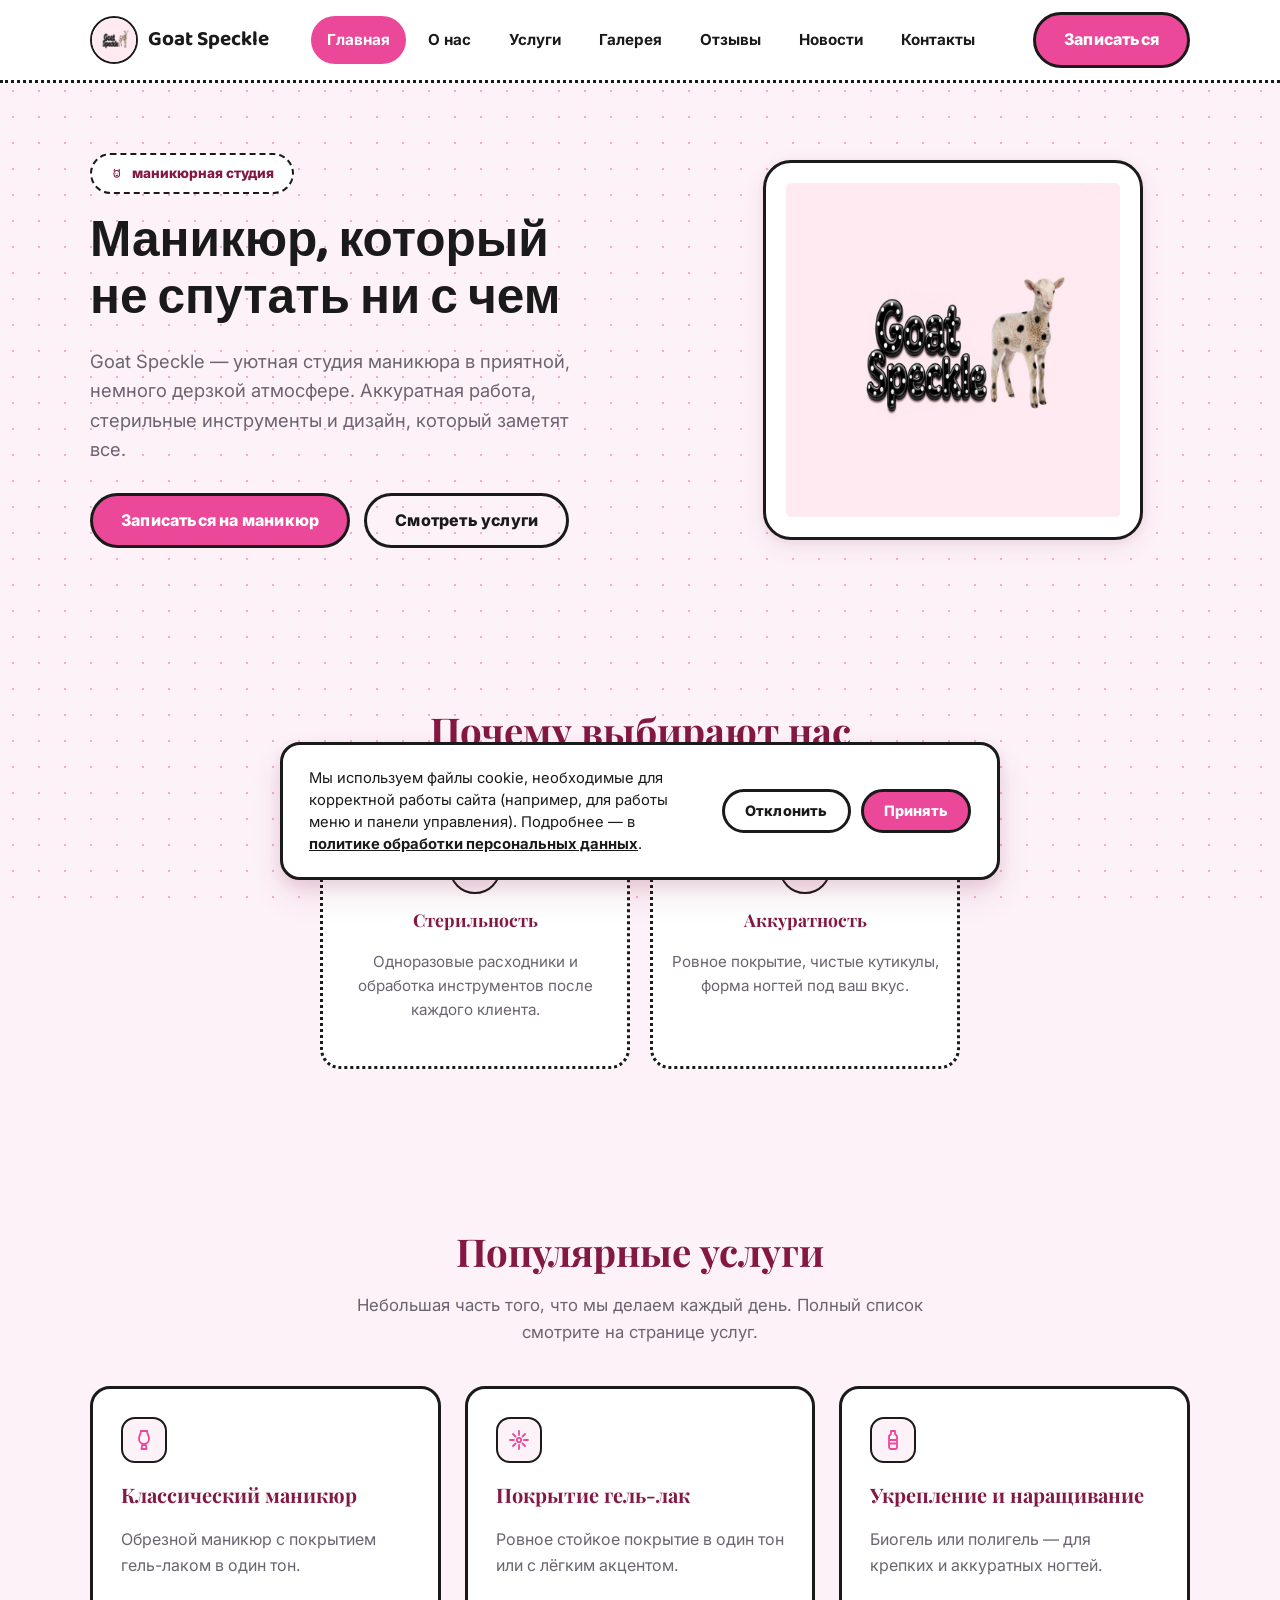
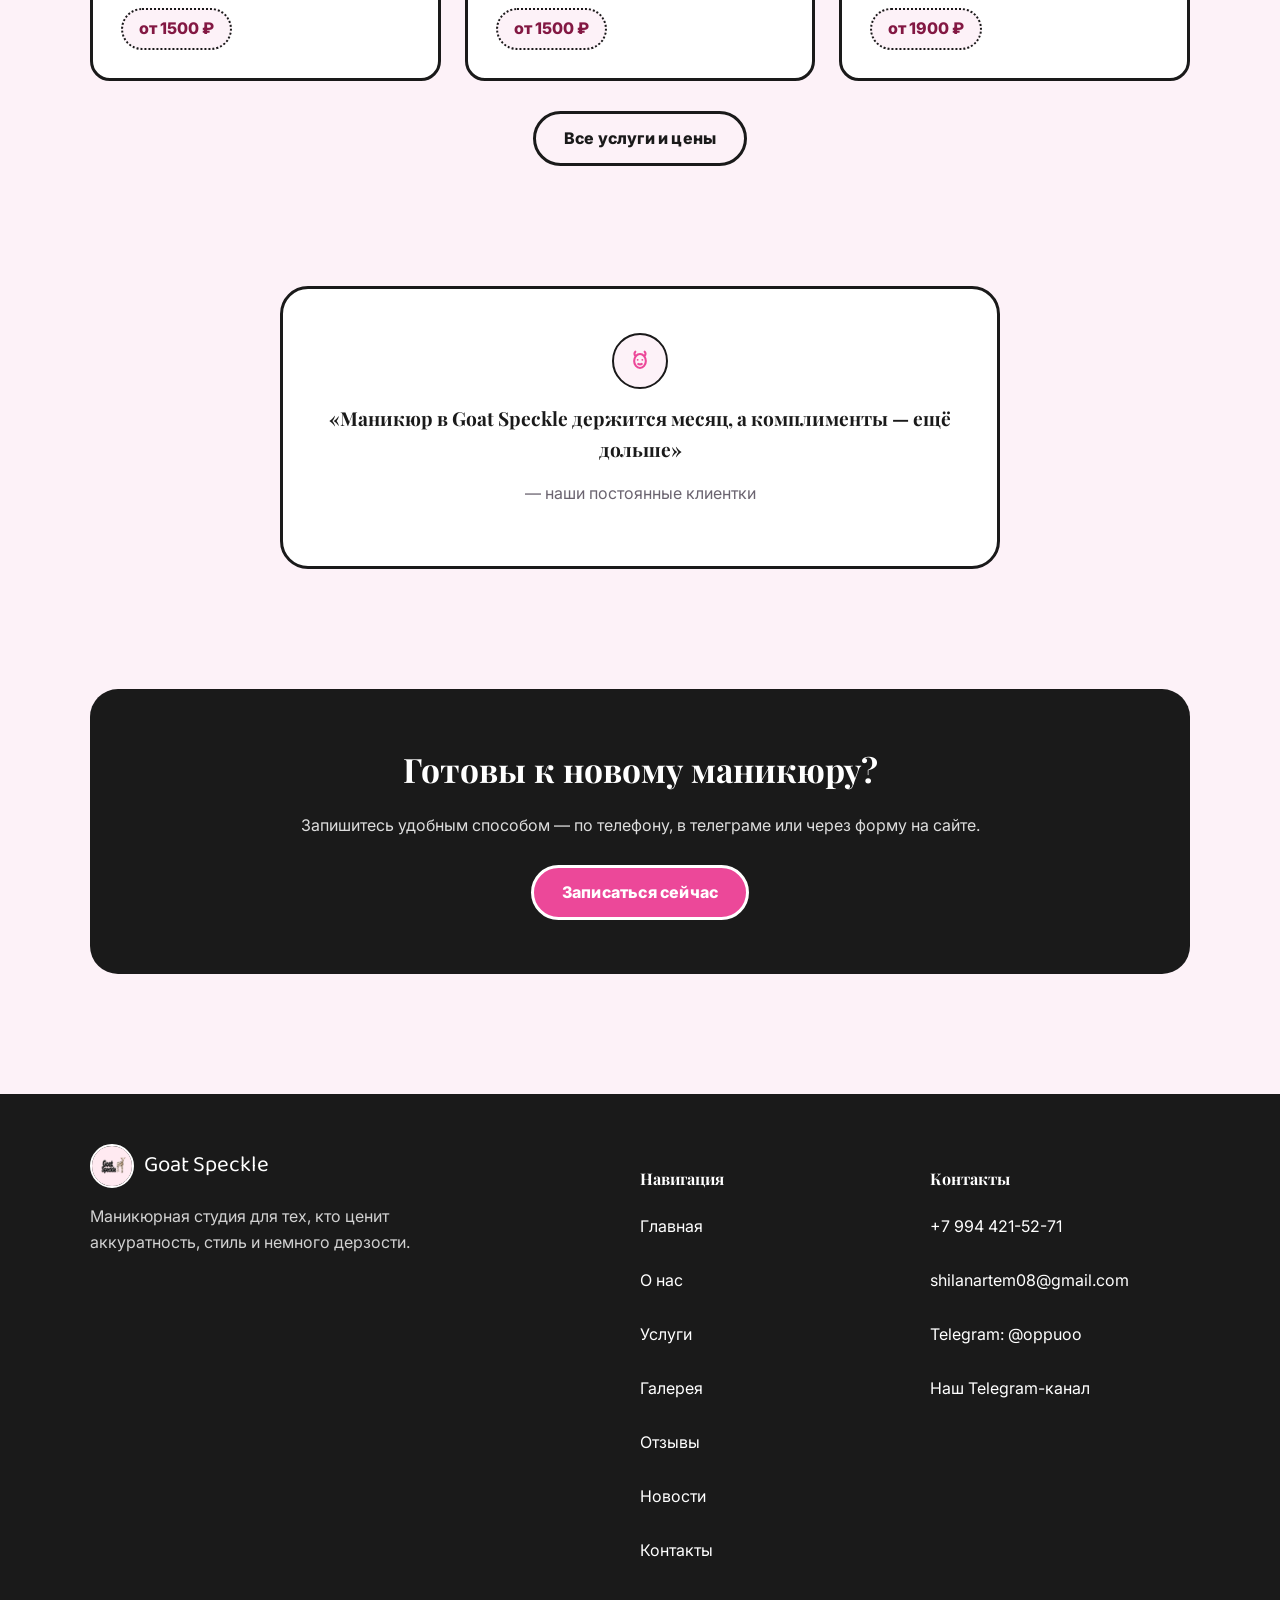
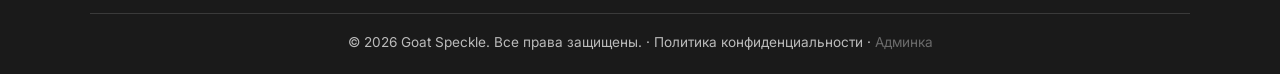
<file: index.html>
<!DOCTYPE html>
<html lang="ru">
<head>
<meta charset="UTF-8">
<meta name="viewport" content="width=device-width, initial-scale=1.0">
<title>Goat Speckle — маникюрная студия</title>
<meta name="description" content="Goat Speckle — уютная маникюрная студия. Классический и аппаратный маникюр, покрытие гель-лак, укрепление и наращивание ногтей. Запись онлайн и по телефону.">
<link rel="icon" type="image/png" href="images/favicon-256.png">
<link rel="preconnect" href="https://fonts.googleapis.com">
<link href="https://fonts.googleapis.com/css2?family=Baloo+2:wght@600;700;800&family=Playfair+Display:wght@600;700&family=Inter:wght@400;500;600;700;800&display=swap" rel="stylesheet">
<link rel="stylesheet" href="css/style.css">
</head>
<body>

<a href="#main-content" class="skip-link">Перейти к содержимому</a>

<header class="site-header">
  <div class="header-inner container">
    <a href="index.html" class="logo">
      <img src="images/logo-nav.jpg" alt="Goat Speckle logo">
      Goat Speckle
    </a>
    <button class="nav-toggle" aria-label="Открыть меню" aria-expanded="false" aria-controls="main-nav">
      <span></span><span></span><span></span>
    </button>
    <nav class="main-nav" id="main-nav" aria-label="Основная навигация">
      <a href="index.html">Главная</a>
      <a href="about.html">О нас</a>
      <a href="services.html">Услуги</a>
      <a href="gallery.html">Галерея</a>
      <a href="reviews.html">Отзывы</a>
      <a href="news.html">Новости</a>
      <a href="contacts.html">Контакты</a>
    </nav>
    <a href="contacts.html" class="btn btn-primary header-cta">Записаться</a>
  </div>
</header>

<main id="main-content">

  <!-- HERO -->
  <section class="hero">
    <div class="container hero-inner">
      <div class="hero-text">
        <span class="eyebrow"><svg class="icon-svg" viewBox="0 0 24 24" aria-hidden="true"><path d="M8 4c-1 1-1 2.5 0 3.5M16 4c1 1 1 2.5 0 3.5"/><ellipse cx="12" cy="12" rx="5" ry="6"/><circle cx="10" cy="11" r=".8" fill="currentColor" stroke="none"/><circle cx="14" cy="11" r=".8" fill="currentColor" stroke="none"/><path d="M10.5 14.5c.5.5 2.5.5 3 0"/></svg> маникюрная студия</span>
        <h1>Маникюр, который<br>не спутать ни с чем</h1>
        <p>Goat Speckle — уютная студия маникюра в приятной, немного дерзкой атмосфере. Аккуратная работа, стерильные инструменты и дизайн, который заметят все.</p>
        <div class="hero-actions">
          <a href="contacts.html" class="btn btn-primary">Записаться на маникюр</a>
          <a href="services.html" class="btn btn-outline">Смотреть услуги</a>
        </div>
      </div>
      <div class="hero-image">
        <img src="images/logo-hero.jpg" alt="Goat Speckle">
      </div>
    </div>
  </section>

  <!-- FEATURES -->
  <section>
    <div class="container">
      <h2 class="section-title">Почему выбирают нас</h2>
      <div class="dot-divider"><span></span><span></span><span></span></div>
      <div class="features">
        <div class="feature">
          <div class="icon"><svg class="icon-svg" viewBox="0 0 24 24"><path d="M4 14c0-2.5 2-4 4-4h8c2 0 4 1.5 4 4v3a3 3 0 0 1-3 3H7a3 3 0 0 1-3-3v-3Z"/><path d="M8 10V7a4 4 0 0 1 8 0v3"/><path d="M9 17.5h.01M12 17.5h.01M15 17.5h.01"/></svg></div>
          <h3>Стерильность</h3>
          <p>Одноразовые расходники и обработка инструментов после каждого клиента.</p>
        </div>
        <div class="feature">
          <div class="icon"><svg class="icon-svg" viewBox="0 0 24 24"><path d="M9 3c0 3-2 4-2 8a5 5 0 0 0 10 0c0-4-2-5-2-8"/><path d="M9 3h6"/><path d="M9.5 21h5l-.7-4h-3.6l-.7 4Z"/></svg></div>
          <h3>Аккуратность</h3>
          <p>Ровное покрытие, чистые кутикулы, форма ногтей под ваш вкус.</p>
        </div>
      </div>
    </div>
  </section>

  <!-- POPULAR SERVICES -->
  <section>
    <div class="container">
      <h2 class="section-title">Популярные услуги</h2>
      <p class="section-subtitle">Небольшая часть того, что мы делаем каждый день. Полный список смотрите на странице услуг.</p>
      <div class="grid grid-3">
        <div class="card">
          <div class="icon"><svg class="icon-svg" viewBox="0 0 24 24"><path d="M9 3c0 3-2 4-2 8a5 5 0 0 0 10 0c0-4-2-5-2-8"/><path d="M9 3h6"/><path d="M9.5 21h5l-.7-4h-3.6l-.7 4Z"/></svg></div>
          <h3>Классический маникюр</h3>
          <p>Обрезной маникюр с покрытием гель-лаком в один тон.</p>
          <span class="price">от 1500 ₽</span>
        </div>
        <div class="card">
          <div class="icon"><svg class="icon-svg" viewBox="0 0 24 24"><path d="M12 3v4M12 17v4M3 12h4M17 12h4M6 6l2.5 2.5M15.5 15.5 18 18M18 6l-2.5 2.5M8.5 15.5 6 18"/><circle cx="12" cy="12" r="2.2"/></svg></div>
          <h3>Покрытие гель-лак</h3>
          <p>Ровное стойкое покрытие в один тон или с лёгким акцентом.</p>
          <span class="price">от 1500 ₽</span>
        </div>
        <div class="card">
          <div class="icon"><svg class="icon-svg" viewBox="0 0 24 24"><path d="M10 3h4v3l2 2v11a2 2 0 0 1-2 2h-4a2 2 0 0 1-2-2V8l2-2V3Z"/><path d="M9 12h6M9 15.5h6"/></svg></div>
          <h3>Укрепление и наращивание</h3>
          <p>Биогель или полигель — для крепких и аккуратных ногтей.</p>
          <span class="price">от 1900 ₽</span>
        </div>
      </div>
      <div style="text-align:center; margin-top: 30px;">
        <a href="services.html" class="btn btn-outline">Все услуги и цены</a>
      </div>
    </div>
  </section>

  <!-- QUOTE -->
  <section>
    <div class="container">
      <div class="quote-block">
        <div class="goat"><svg class="icon-svg" viewBox="0 0 24 24"><path d="M8 4c-1 1-1 2.5 0 3.5M16 4c1 1 1 2.5 0 3.5"/><ellipse cx="12" cy="12" rx="5" ry="6"/><circle cx="10" cy="11" r=".8" fill="currentColor" stroke="none"/><circle cx="14" cy="11" r=".8" fill="currentColor" stroke="none"/><path d="M10.5 14.5c.5.5 2.5.5 3 0"/></svg></div>
        <p style="font-size:1.2rem; font-weight:700; margin: 10px 0 6px;">«Маникюр в Goat Speckle держится месяц, а комплименты — ещё дольше»</p>
        <p style="color: var(--color-muted);">— наши постоянные клиентки</p>
      </div>
    </div>
  </section>

  <!-- CTA -->
  <section>
    <div class="container">
      <div class="cta-banner">
        <h2>Готовы к новому маникюру?</h2>
        <p>Запишитесь удобным способом — по телефону, в телеграме или через форму на сайте.</p>
        <a href="contacts.html" class="btn btn-primary">Записаться сейчас</a>
      </div>
    </div>
  </section>

</main>

<footer class="site-footer">
  <div class="container">
    <div class="footer-grid">
      <div>
        <div class="footer-logo">
          <img src="images/logo-nav.jpg" alt="Goat Speckle">
          Goat Speckle
        </div>
        <p style="opacity:0.8; max-width: 320px;">Маникюрная студия для тех, кто ценит аккуратность, стиль и немного дерзости.</p>
      </div>
      <div>
        <h4>Навигация</h4>
        <ul>
          <li><a href="index.html">Главная</a></li>
          <li><a href="about.html">О нас</a></li>
          <li><a href="services.html">Услуги</a></li>
          <li><a href="gallery.html">Галерея</a></li>
          <li><a href="reviews.html">Отзывы</a></li>
          <li><a href="news.html">Новости</a></li>
          <li><a href="contacts.html">Контакты</a></li>
        </ul>
      </div>
      <div>
        <h4>Контакты</h4>
        <ul>
          <li><a href="tel:+79944215271">+7 994 421-52-71</a></li>
          <li><a href="mailto:shilanartem08@gmail.com">shilanartem08@gmail.com</a></li>
          <li><a href="https://t.me/oppuoo" target="_blank" rel="noopener">Telegram: @oppuoo</a></li>
          <li><a href="https://t.me/+oBoILEmNnMFiZjgy" target="_blank" rel="noopener">Наш Telegram-канал</a></li>
        </ul>
      </div>
    </div>
    <div class="footer-bottom">
      © <span id="year"></span> Goat Speckle. Все права защищены. ·
      <a href="privacy-policy.html">Политика конфиденциальности</a> ·
      <a href="admin/login.html" style="opacity:0.5;">Админка</a>
    </div>
  </div>
</footer>

<script src="js/script.js"></script>
<script src="js/cookie-consent.js"></script>
<script>document.getElementById("year").textContent = new Date().getFullYear();</script>
</body>
</html>
</file>
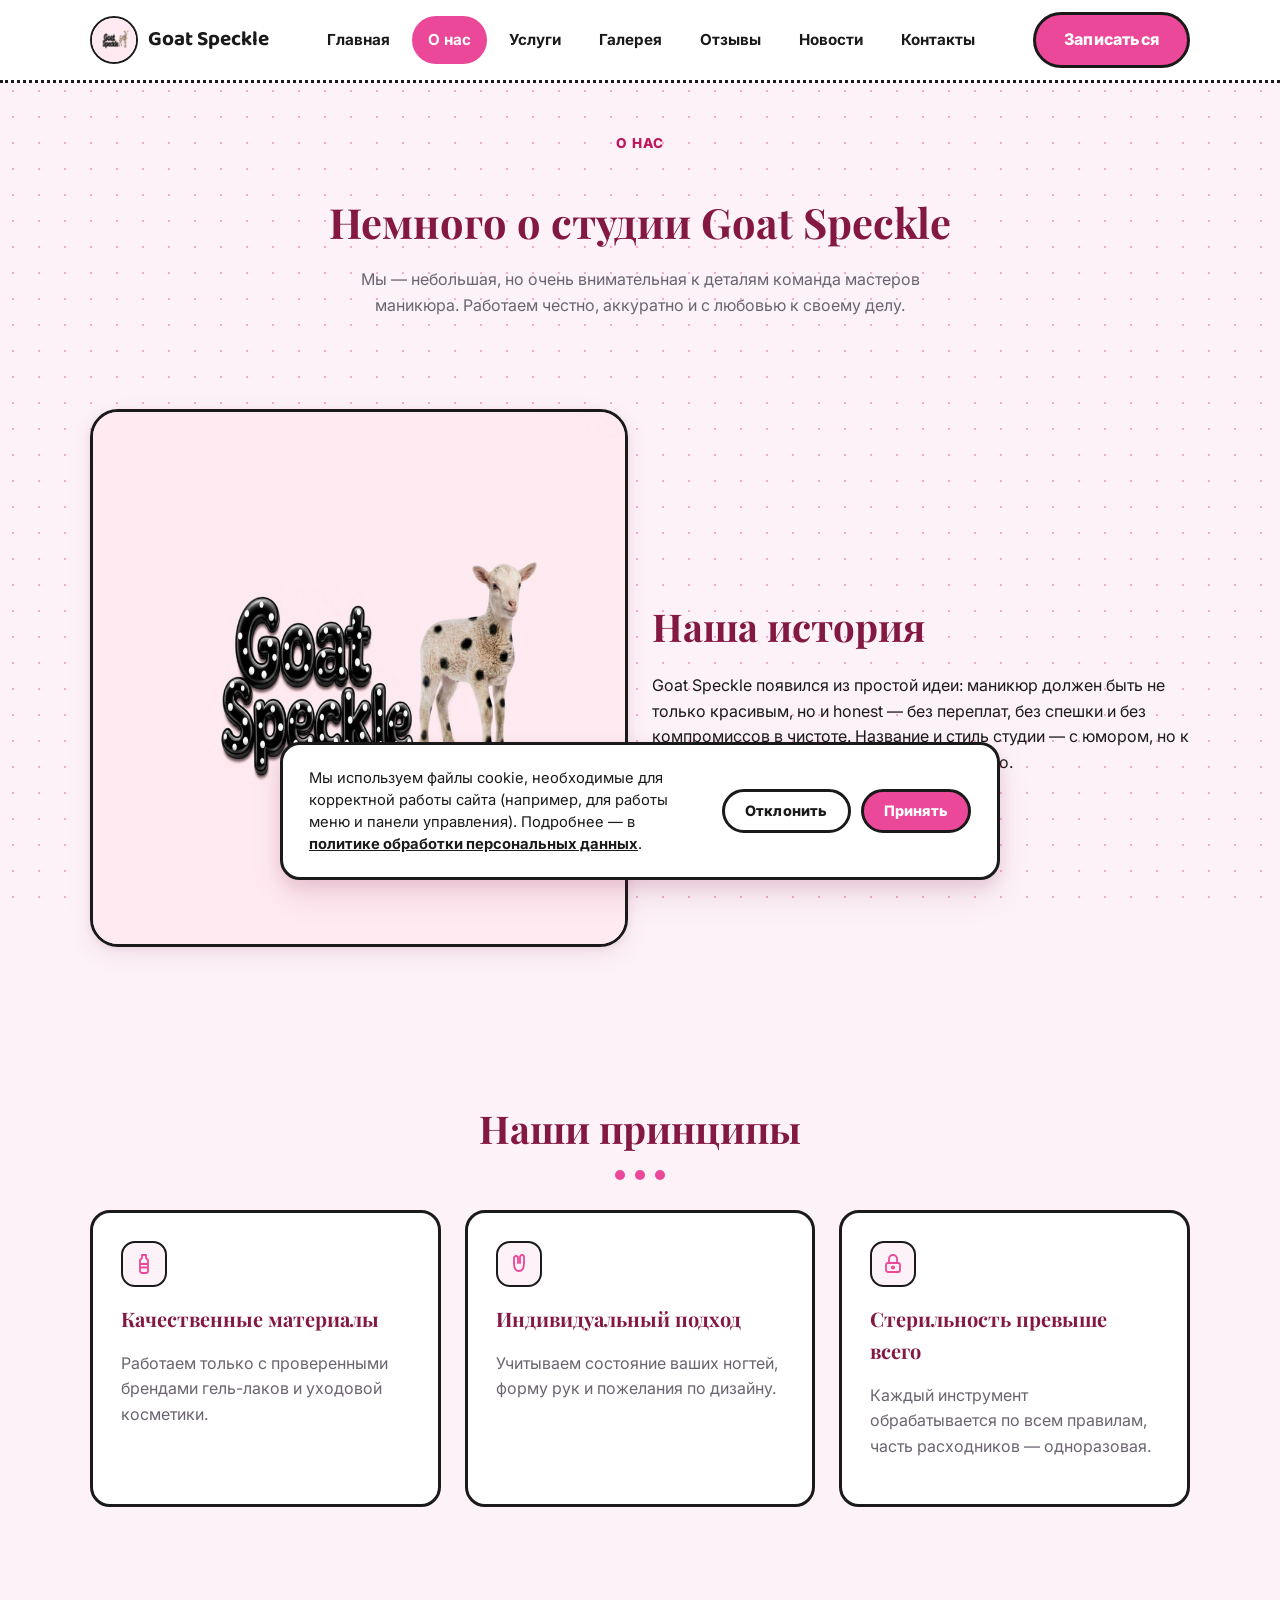
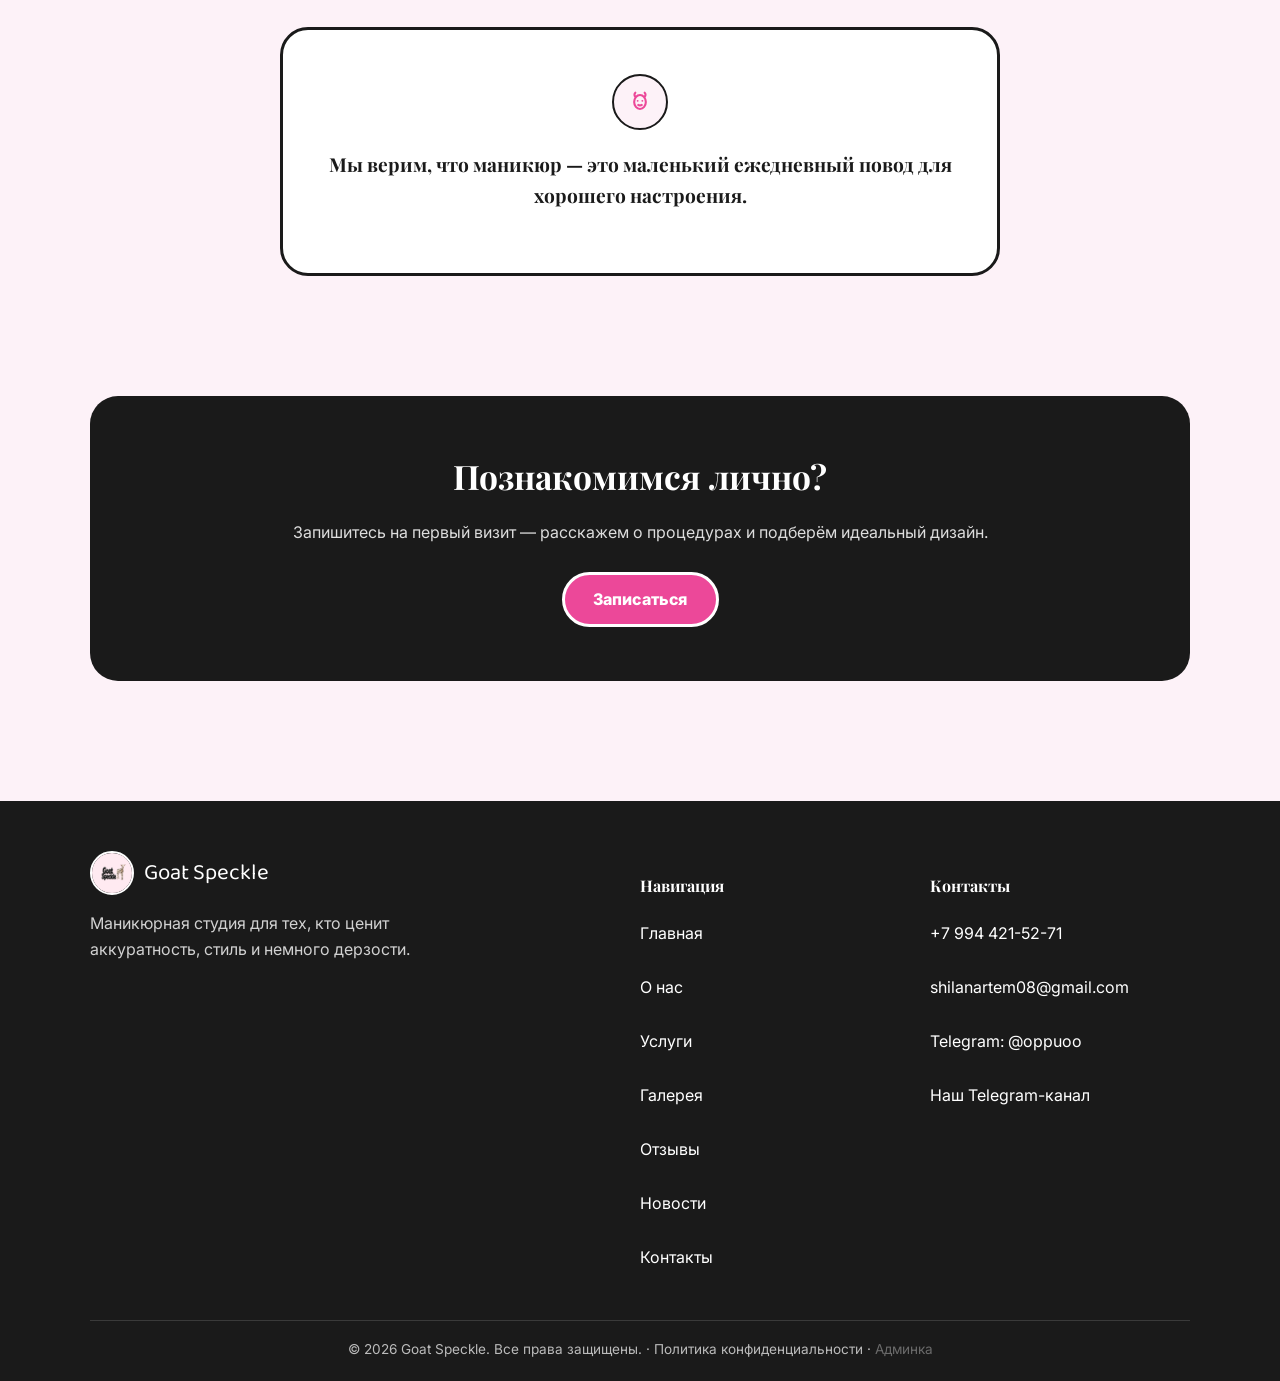
<file: about.html>
<!DOCTYPE html>
<html lang="ru">
<head>
<meta charset="UTF-8">
<meta name="viewport" content="width=device-width, initial-scale=1.0">
<title>О нас — Goat Speckle</title>
<meta name="description" content="История и ценности маникюрной студии Goat Speckle: команда мастеров, подход к работе и стерильности.">
<link rel="icon" type="image/png" href="images/favicon-256.png">
<link rel="preconnect" href="https://fonts.googleapis.com">
<link href="https://fonts.googleapis.com/css2?family=Baloo+2:wght@600;700;800&family=Playfair+Display:wght@600;700&family=Inter:wght@400;500;600;700;800&display=swap" rel="stylesheet">
<link rel="stylesheet" href="css/style.css">
</head>
<body>

<a href="#main-content" class="skip-link">Перейти к содержимому</a>

<header class="site-header">
  <div class="header-inner container">
    <a href="index.html" class="logo">
      <img src="images/logo-nav.jpg" alt="Goat Speckle logo">
      Goat Speckle
    </a>
    <button class="nav-toggle" aria-label="Открыть меню" aria-expanded="false" aria-controls="main-nav">
      <span></span><span></span><span></span>
    </button>
    <nav class="main-nav" id="main-nav" aria-label="Основная навигация">
      <a href="index.html">Главная</a>
      <a href="about.html">О нас</a>
      <a href="services.html">Услуги</a>
      <a href="gallery.html">Галерея</a>
      <a href="reviews.html">Отзывы</a>
      <a href="news.html">Новости</a>
      <a href="contacts.html">Контакты</a>
    </nav>
    <a href="contacts.html" class="btn btn-primary header-cta">Записаться</a>
  </div>
</header>

<main id="main-content">

  <section class="page-hero">
    <div class="container">
      <div class="breadcrumbs">О НАС</div>
      <h1>Немного о студии Goat Speckle</h1>
      <p>Мы — небольшая, но очень внимательная к деталям команда мастеров маникюра. Работаем честно, аккуратно и с любовью к своему делу.</p>
    </div>
  </section>

  <section>
    <div class="container">
      <div class="grid grid-2" style="align-items:center;">
        <div>
          <img src="images/logo-hero.jpg" alt="Goat Speckle студия" style="border:3px solid var(--color-ink); border-radius: var(--radius-lg); box-shadow: var(--shadow-soft);">
        </div>
        <div>
          <h2 class="section-title" style="text-align:left;">Наша история</h2>
          <p>Goat Speckle появился из простой идеи: маникюр должен быть не только красивым, но и honest — без переплат, без спешки и без компромиссов в чистоте. Название и стиль студии — с юмором, но к работе мы относимся максимально серьёзно.</p>
        </div>
      </div>
    </div>
  </section>

  <section>
    <div class="container">
      <h2 class="section-title">Наши принципы</h2>
      <div class="dot-divider"><span></span><span></span><span></span></div>
      <div class="grid grid-3">
        <div class="card">
          <div class="icon"><svg class="icon-svg" viewBox="0 0 24 24"><path d="M10 3h4v3l2 2v11a2 2 0 0 1-2 2h-4a2 2 0 0 1-2-2V8l2-2V3Z"/><path d="M9 12h6M9 15.5h6"/></svg></div>
          <h3>Качественные материалы</h3>
          <p>Работаем только с проверенными брендами гель-лаков и уходовой косметики.</p>
        </div>
        <div class="card">
          <div class="icon"><svg class="icon-svg" viewBox="0 0 24 24"><path d="M7 11V6a2 2 0 1 1 4 0v5M13 11V5a2 2 0 1 1 4 0v6"/><path d="M7 11c0 4 1 8 5 8s5-4 5-8"/></svg></div>
          <h3>Индивидуальный подход</h3>
          <p>Учитываем состояние ваших ногтей, форму рук и пожелания по дизайну.</p>
        </div>
        <div class="card">
          <div class="icon"><svg class="icon-svg" viewBox="0 0 24 24"><rect x="5" y="11" width="14" height="9" rx="2"/><path d="M8 11V7a4 4 0 0 1 8 0v4"/><circle cx="12" cy="15.5" r="1.2"/></svg></div>
          <h3>Стерильность превыше всего</h3>
          <p>Каждый инструмент обрабатывается по всем правилам, часть расходников — одноразовая.</p>
        </div>
      </div>
    </div>
  </section>

  <section>
    <div class="container">
      <div class="quote-block">
        <div class="goat"><svg class="icon-svg" viewBox="0 0 24 24"><path d="M8 4c-1 1-1 2.5 0 3.5M16 4c1 1 1 2.5 0 3.5"/><ellipse cx="12" cy="12" rx="5" ry="6"/><circle cx="10" cy="11" r=".8" fill="currentColor" stroke="none"/><circle cx="14" cy="11" r=".8" fill="currentColor" stroke="none"/><path d="M10.5 14.5c.5.5 2.5.5 3 0"/></svg></div>
        <p style="font-size:1.2rem; font-weight:700;">Мы верим, что маникюр — это маленький ежедневный повод для хорошего настроения.</p>
      </div>
    </div>
  </section>

  <section>
    <div class="container">
      <div class="cta-banner">
        <h2>Познакомимся лично?</h2>
        <p>Запишитесь на первый визит — расскажем о процедурах и подберём идеальный дизайн.</p>
        <a href="contacts.html" class="btn btn-primary">Записаться</a>
      </div>
    </div>
  </section>

</main>

<footer class="site-footer">
  <div class="container">
    <div class="footer-grid">
      <div>
        <div class="footer-logo">
          <img src="images/logo-nav.jpg" alt="Goat Speckle">
          Goat Speckle
        </div>
        <p style="opacity:0.8; max-width: 320px;">Маникюрная студия для тех, кто ценит аккуратность, стиль и немного дерзости.</p>
      </div>
      <div>
        <h4>Навигация</h4>
        <ul>
          <li><a href="index.html">Главная</a></li>
          <li><a href="about.html">О нас</a></li>
          <li><a href="services.html">Услуги</a></li>
          <li><a href="gallery.html">Галерея</a></li>
          <li><a href="reviews.html">Отзывы</a></li>
          <li><a href="news.html">Новости</a></li>
          <li><a href="contacts.html">Контакты</a></li>
        </ul>
      </div>
      <div>
        <h4>Контакты</h4>
        <ul>
          <li><a href="tel:+79944215271">+7 994 421-52-71</a></li>
          <li><a href="mailto:shilanartem08@gmail.com">shilanartem08@gmail.com</a></li>
          <li><a href="https://t.me/oppuoo" target="_blank" rel="noopener">Telegram: @oppuoo</a></li>
          <li><a href="https://t.me/+oBoILEmNnMFiZjgy" target="_blank" rel="noopener">Наш Telegram-канал</a></li>
        </ul>
      </div>
    </div>
    <div class="footer-bottom">
      © <span id="year"></span> Goat Speckle. Все права защищены. ·
      <a href="privacy-policy.html">Политика конфиденциальности</a> ·
      <a href="admin/login.html" style="opacity:0.5;">Админка</a>
    </div>
  </div>
</footer>

<script src="js/script.js"></script>
<script src="js/cookie-consent.js"></script>
<script>document.getElementById("year").textContent = new Date().getFullYear();</script>
</body>
</html>
</file>
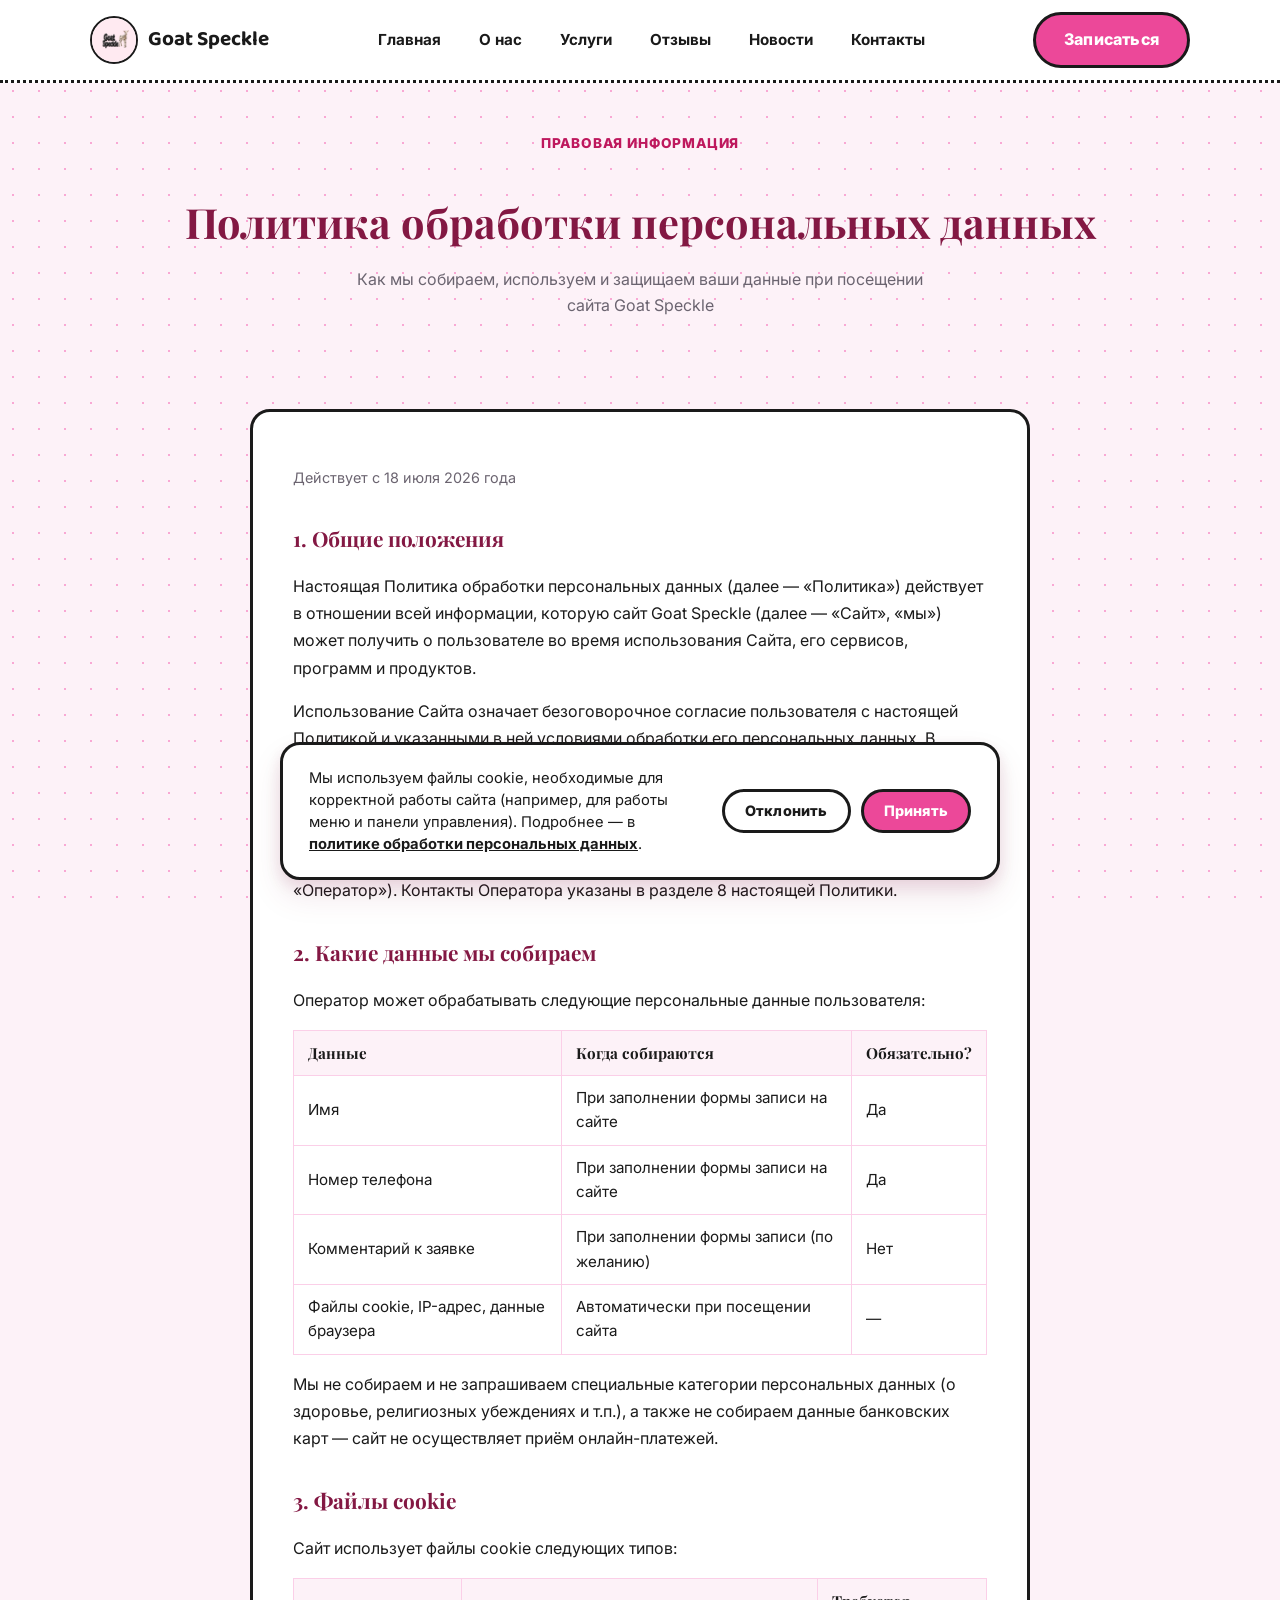
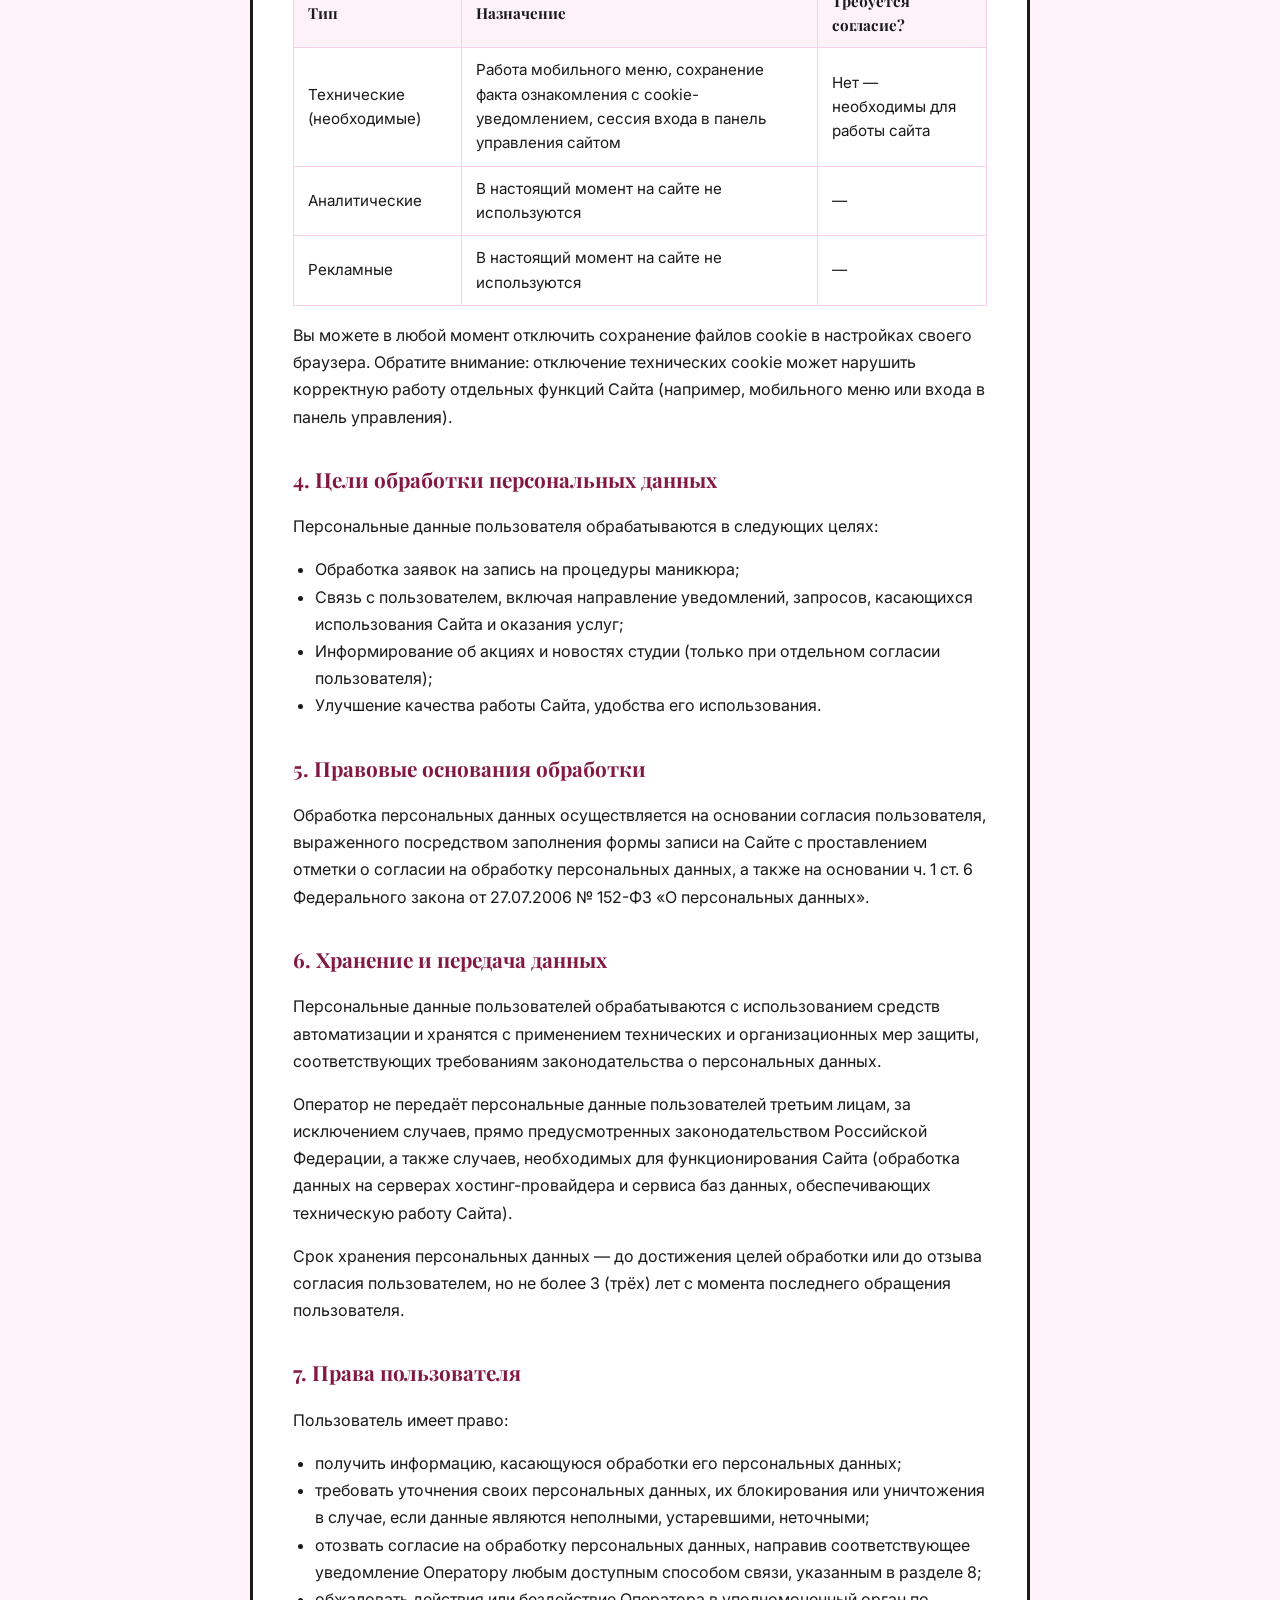
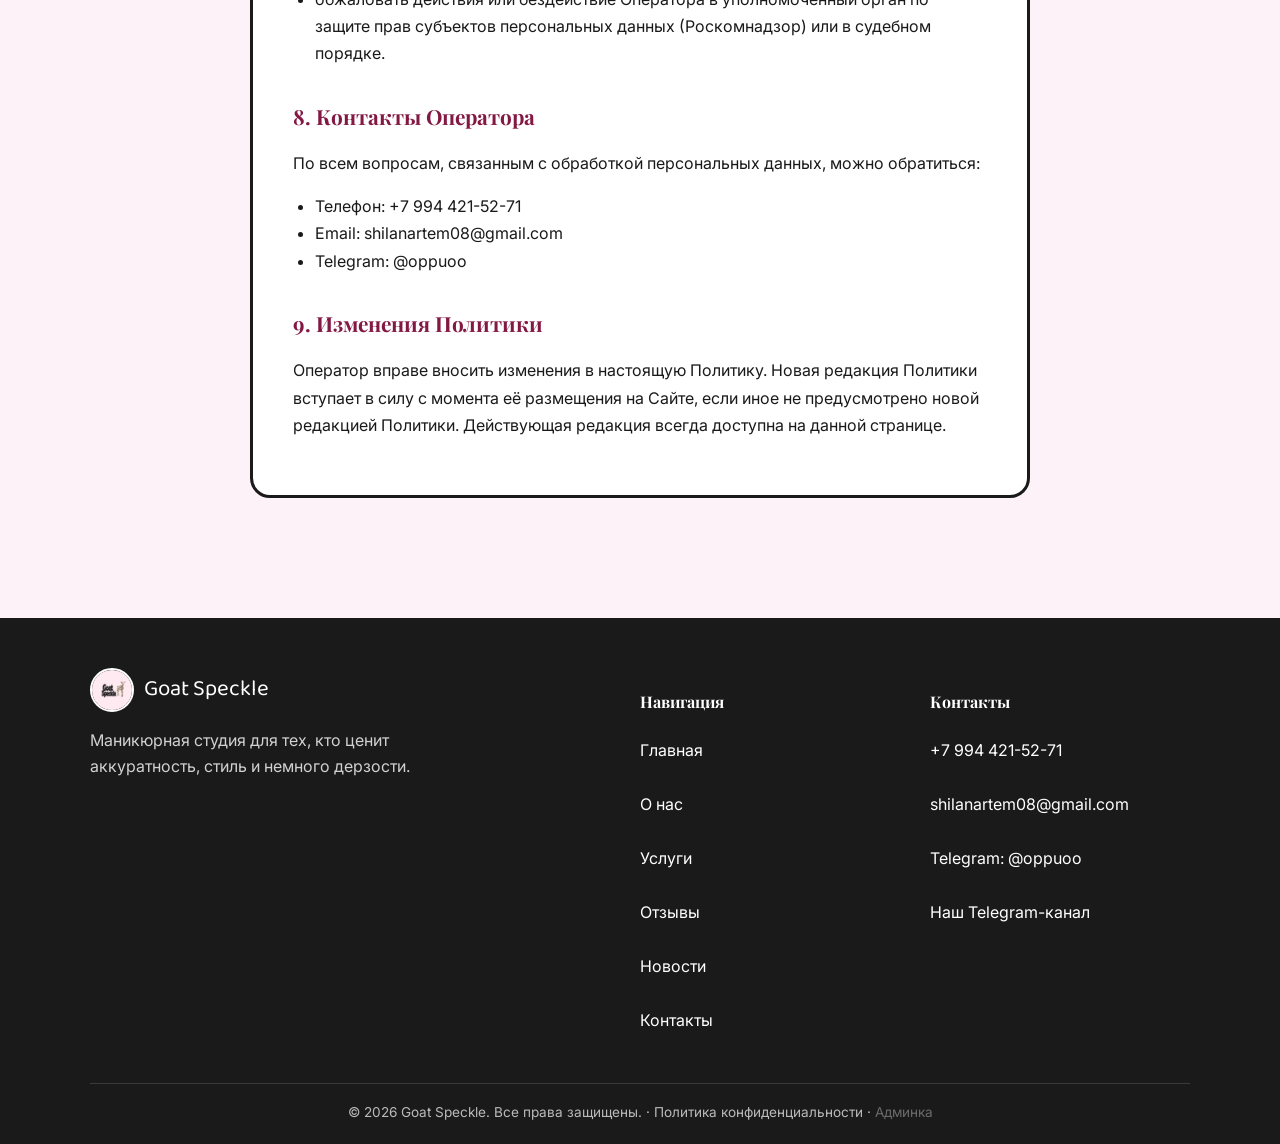
<file: privacy-policy.html>
<!DOCTYPE html>
<html lang="ru">
<head>
<meta charset="UTF-8">
<meta name="viewport" content="width=device-width, initial-scale=1.0">
<title>Политика обработки персональных данных — Goat Speckle</title>
<meta name="description" content="Политика обработки персональных данных и файлов cookie маникюрной студии Goat Speckle.">
<link rel="icon" type="image/png" href="images/favicon-256.png">
<link rel="preconnect" href="https://fonts.googleapis.com">
<link href="https://fonts.googleapis.com/css2?family=Baloo+2:wght@600;700;800&family=Playfair+Display:wght@600;700&family=Inter:wght@400;500;600;700;800&display=swap" rel="stylesheet">
<link rel="stylesheet" href="css/style.css">
<style>
  .policy-content {
    max-width: 780px;
    margin: 0 auto;
    background: var(--color-surface);
    border: 3px solid var(--color-ink);
    border-radius: var(--radius);
    padding: 40px;
  }
  .policy-content h2 {
    font-family: var(--font-display);
    color: var(--color-foreground);
    margin-top: 32px;
    font-size: 1.3rem;
  }
  .policy-content h2:first-child {
    margin-top: 0;
  }
  .policy-content p, .policy-content li {
    color: var(--color-ink);
    line-height: 1.7;
  }
  .policy-content ul, .policy-content ol {
    padding-left: 22px;
  }
  .policy-content .updated-note {
    color: var(--color-muted);
    font-size: 0.9rem;
    margin-bottom: 30px;
  }
  .policy-content table {
    width: 100%;
    border-collapse: collapse;
    margin: 16px 0;
  }
  .policy-content table th,
  .policy-content table td {
    border: 1px solid var(--color-border);
    padding: 10px 14px;
    text-align: left;
    font-size: 0.95rem;
  }
  .policy-content table th {
    background: var(--color-background);
    font-family: var(--font-display);
  }
</style>
</head>
<body>

<a href="#main-content" class="skip-link">Перейти к содержимому</a>

<header class="site-header">
  <div class="header-inner container">
    <a href="index.html" class="logo">
      <img src="images/logo-nav.jpg" alt="Goat Speckle logo">
      Goat Speckle
    </a>
    <button class="nav-toggle" aria-label="Открыть меню" aria-expanded="false" aria-controls="main-nav">
      <span></span><span></span><span></span>
    </button>
    <nav class="main-nav" id="main-nav" aria-label="Основная навигация">
      <a href="index.html">Главная</a>
      <a href="about.html">О нас</a>
      <a href="services.html">Услуги</a>
      <a href="reviews.html">Отзывы</a>
      <a href="news.html">Новости</a>
      <a href="contacts.html">Контакты</a>
    </nav>
    <a href="contacts.html" class="btn btn-primary header-cta">Записаться</a>
  </div>
</header>

<main id="main-content">

  <section class="page-hero">
    <div class="container">
      <div class="breadcrumbs">ПРАВОВАЯ ИНФОРМАЦИЯ</div>
      <h1>Политика обработки персональных данных</h1>
      <p>Как мы собираем, используем и защищаем ваши данные при посещении сайта Goat Speckle</p>
    </div>
  </section>

  <section>
    <div class="container">
      <div class="policy-content">

        <p class="updated-note">Действует с 18 июля 2026 года</p>

        <h2>1. Общие положения</h2>
        <p>
          Настоящая Политика обработки персональных данных (далее — «Политика») действует в отношении
          всей информации, которую сайт Goat Speckle (далее — «Сайт», «мы») может получить о пользователе
          во время использования Сайта, его сервисов, программ и продуктов.
        </p>
        <p>
          Использование Сайта означает безоговорочное согласие пользователя с настоящей Политикой
          и указанными в ней условиями обработки его персональных данных. В случае несогласия
          с условиями пользователь должен воздержаться от использования Сайта.
        </p>
        <p>
          Оператором персональных данных, обрабатываемых на Сайте, является лицо, оказывающее услуги
          маникюра под наименованием «Goat Speckle» (далее — «Оператор»). Контакты Оператора указаны
          в разделе 8 настоящей Политики.
        </p>

        <h2>2. Какие данные мы собираем</h2>
        <p>Оператор может обрабатывать следующие персональные данные пользователя:</p>
        <table>
          <tr><th>Данные</th><th>Когда собираются</th><th>Обязательно?</th></tr>
          <tr><td>Имя</td><td>При заполнении формы записи на сайте</td><td>Да</td></tr>
          <tr><td>Номер телефона</td><td>При заполнении формы записи на сайте</td><td>Да</td></tr>
          <tr><td>Комментарий к заявке</td><td>При заполнении формы записи (по желанию)</td><td>Нет</td></tr>
          <tr><td>Файлы cookie, IP-адрес, данные браузера</td><td>Автоматически при посещении сайта</td><td>—</td></tr>
        </table>
        <p>
          Мы не собираем и не запрашиваем специальные категории персональных данных
          (о здоровье, религиозных убеждениях и т.п.), а также не собираем данные банковских карт —
          сайт не осуществляет приём онлайн-платежей.
        </p>

        <h2>3. Файлы cookie</h2>
        <p>Сайт использует файлы cookie следующих типов:</p>
        <table>
          <tr><th>Тип</th><th>Назначение</th><th>Требуется согласие?</th></tr>
          <tr><td>Технические (необходимые)</td><td>Работа мобильного меню, сохранение факта ознакомления с cookie-уведомлением, сессия входа в панель управления сайтом</td><td>Нет — необходимы для работы сайта</td></tr>
          <tr><td>Аналитические</td><td>В настоящий момент на сайте не используются</td><td>—</td></tr>
          <tr><td>Рекламные</td><td>В настоящий момент на сайте не используются</td><td>—</td></tr>
        </table>
        <p>
          Вы можете в любой момент отключить сохранение файлов cookie в настройках своего браузера.
          Обратите внимание: отключение технических cookie может нарушить корректную работу
          отдельных функций Сайта (например, мобильного меню или входа в панель управления).
        </p>

        <h2>4. Цели обработки персональных данных</h2>
        <p>Персональные данные пользователя обрабатываются в следующих целях:</p>
        <ul>
          <li>Обработка заявок на запись на процедуры маникюра;</li>
          <li>Связь с пользователем, включая направление уведомлений, запросов, касающихся использования Сайта и оказания услуг;</li>
          <li>Информирование об акциях и новостях студии (только при отдельном согласии пользователя);</li>
          <li>Улучшение качества работы Сайта, удобства его использования.</li>
        </ul>

        <h2>5. Правовые основания обработки</h2>
        <p>
          Обработка персональных данных осуществляется на основании согласия пользователя,
          выраженного посредством заполнения формы записи на Сайте с проставлением отметки
          о согласии на обработку персональных данных, а также на основании
          ч. 1 ст. 6 Федерального закона от 27.07.2006 № 152-ФЗ «О персональных данных».
        </p>

        <h2>6. Хранение и передача данных</h2>
        <p>
          Персональные данные пользователей обрабатываются с использованием средств автоматизации
          и хранятся с применением технических и организационных мер защиты, соответствующих
          требованиям законодательства о персональных данных.
        </p>
        <p>
          Оператор не передаёт персональные данные пользователей третьим лицам, за исключением
          случаев, прямо предусмотренных законодательством Российской Федерации, а также случаев,
          необходимых для функционирования Сайта (обработка данных на серверах хостинг-провайдера
          и сервиса баз данных, обеспечивающих техническую работу Сайта).
        </p>
        <p>
          Срок хранения персональных данных — до достижения целей обработки или до отзыва
          согласия пользователем, но не более 3 (трёх) лет с момента последнего обращения пользователя.
        </p>

        <h2>7. Права пользователя</h2>
        <p>Пользователь имеет право:</p>
        <ul>
          <li>получить информацию, касающуюся обработки его персональных данных;</li>
          <li>требовать уточнения своих персональных данных, их блокирования или уничтожения
            в случае, если данные являются неполными, устаревшими, неточными;</li>
          <li>отозвать согласие на обработку персональных данных, направив соответствующее
            уведомление Оператору любым доступным способом связи, указанным в разделе 8;</li>
          <li>обжаловать действия или бездействие Оператора в уполномоченный орган
            по защите прав субъектов персональных данных (Роскомнадзор) или в судебном порядке.</li>
        </ul>

        <h2>8. Контакты Оператора</h2>
        <p>По всем вопросам, связанным с обработкой персональных данных, можно обратиться:</p>
        <ul>
          <li>Телефон: <a href="tel:+79944215271">+7 994 421-52-71</a></li>
          <li>Email: <a href="mailto:shilanartem08@gmail.com">shilanartem08@gmail.com</a></li>
          <li>Telegram: <a href="https://t.me/oppuoo" target="_blank" rel="noopener">@oppuoo</a></li>
        </ul>

        <h2>9. Изменения Политики</h2>
        <p>
          Оператор вправе вносить изменения в настоящую Политику. Новая редакция Политики
          вступает в силу с момента её размещения на Сайте, если иное не предусмотрено новой
          редакцией Политики. Действующая редакция всегда доступна на данной странице.
        </p>

      </div>
    </div>
  </section>

</main>

<footer class="site-footer">
  <div class="container">
    <div class="footer-grid">
      <div>
        <div class="footer-logo">
          <img src="images/logo-nav.jpg" alt="Goat Speckle">
          Goat Speckle
        </div>
        <p style="opacity:0.8; max-width: 320px;">Маникюрная студия для тех, кто ценит аккуратность, стиль и немного дерзости.</p>
      </div>
      <div>
        <h4>Навигация</h4>
        <ul>
          <li><a href="index.html">Главная</a></li>
          <li><a href="about.html">О нас</a></li>
          <li><a href="services.html">Услуги</a></li>
          <li><a href="reviews.html">Отзывы</a></li>
          <li><a href="news.html">Новости</a></li>
          <li><a href="contacts.html">Контакты</a></li>
        </ul>
      </div>
      <div>
        <h4>Контакты</h4>
        <ul>
          <li><a href="tel:+79944215271">+7 994 421-52-71</a></li>
          <li><a href="mailto:shilanartem08@gmail.com">shilanartem08@gmail.com</a></li>
          <li><a href="https://t.me/oppuoo" target="_blank" rel="noopener">Telegram: @oppuoo</a></li>
          <li><a href="https://t.me/+oBoILEmNnMFiZjgy" target="_blank" rel="noopener">Наш Telegram-канал</a></li>
        </ul>
      </div>
    </div>
    <div class="footer-bottom">
      © <span id="year"></span> Goat Speckle. Все права защищены. ·
      <a href="privacy-policy.html">Политика конфиденциальности</a> ·
      <a href="admin/login.html" style="opacity:0.5;">Админка</a>
    </div>
  </div>
</footer>

<script src="js/script.js"></script>
<script src="js/cookie-consent.js"></script>
<script>document.getElementById("year").textContent = new Date().getFullYear();</script>
</body>
</html>
</file>
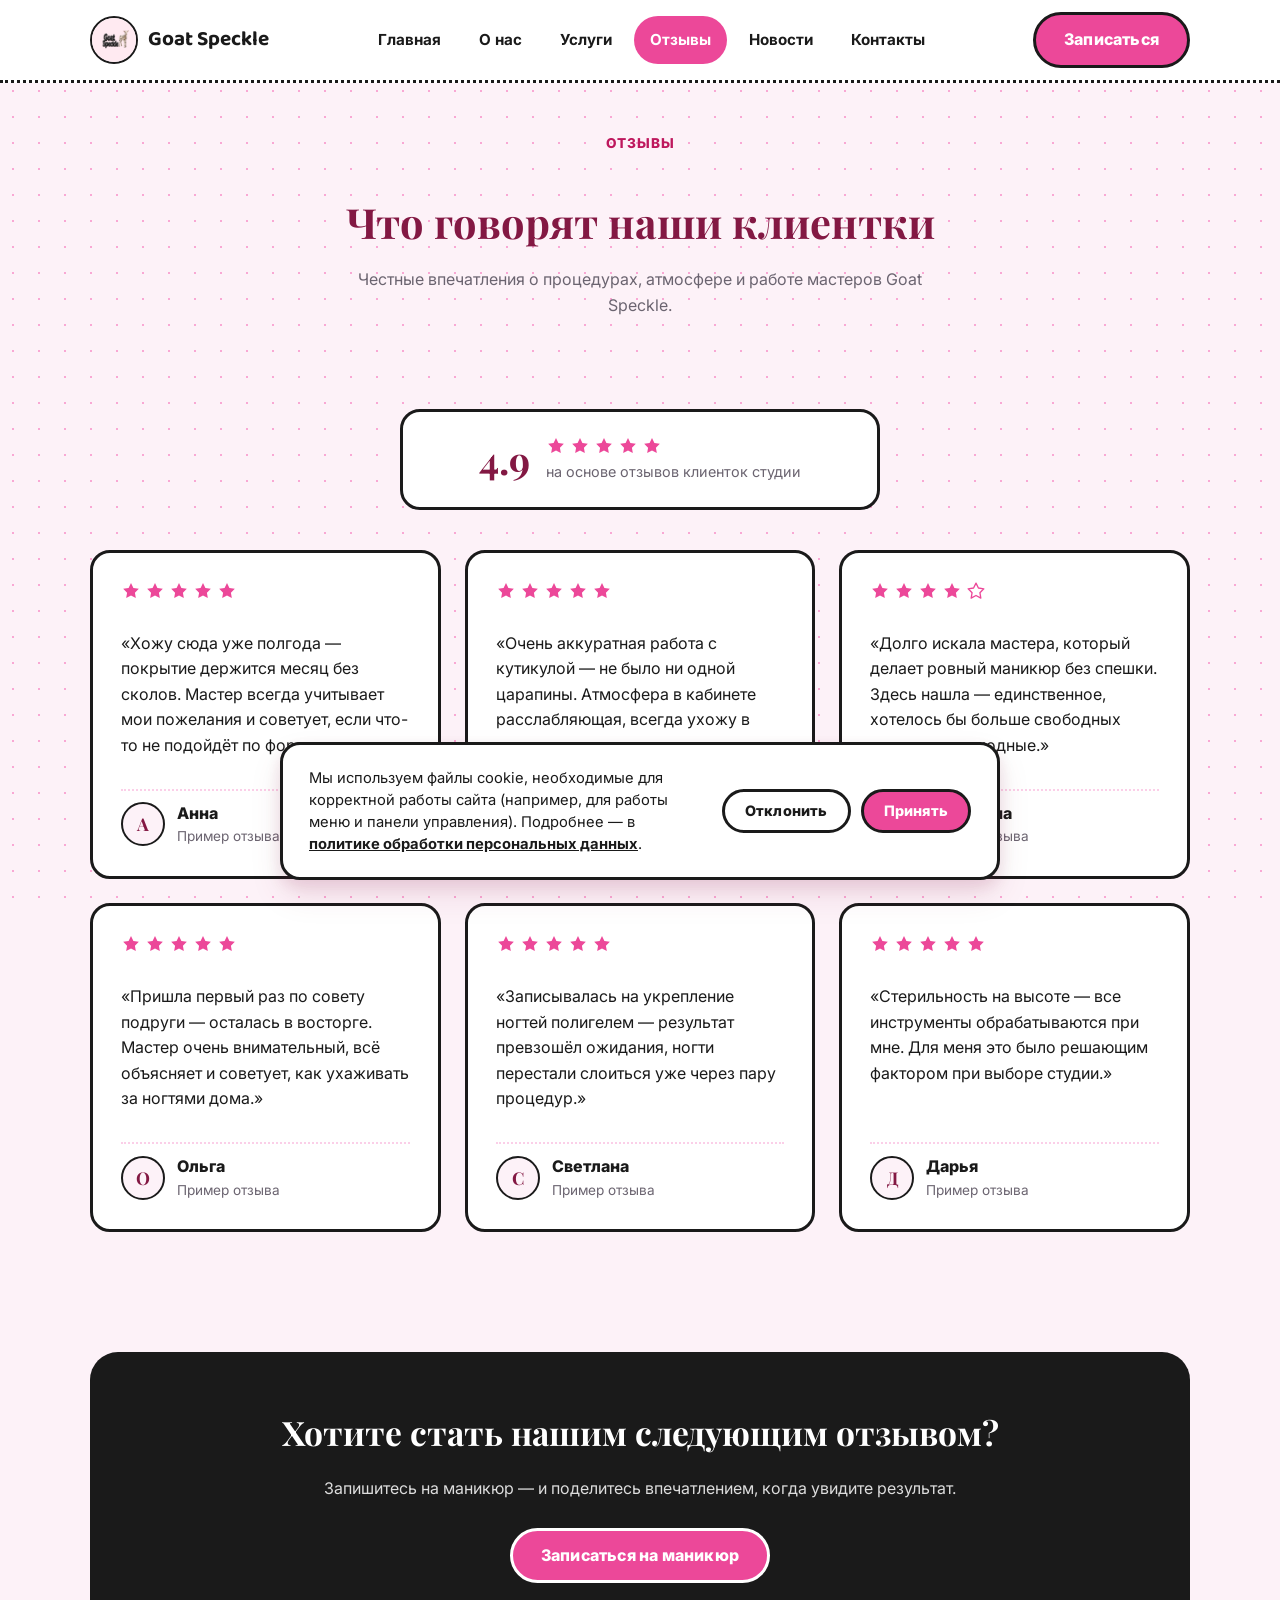
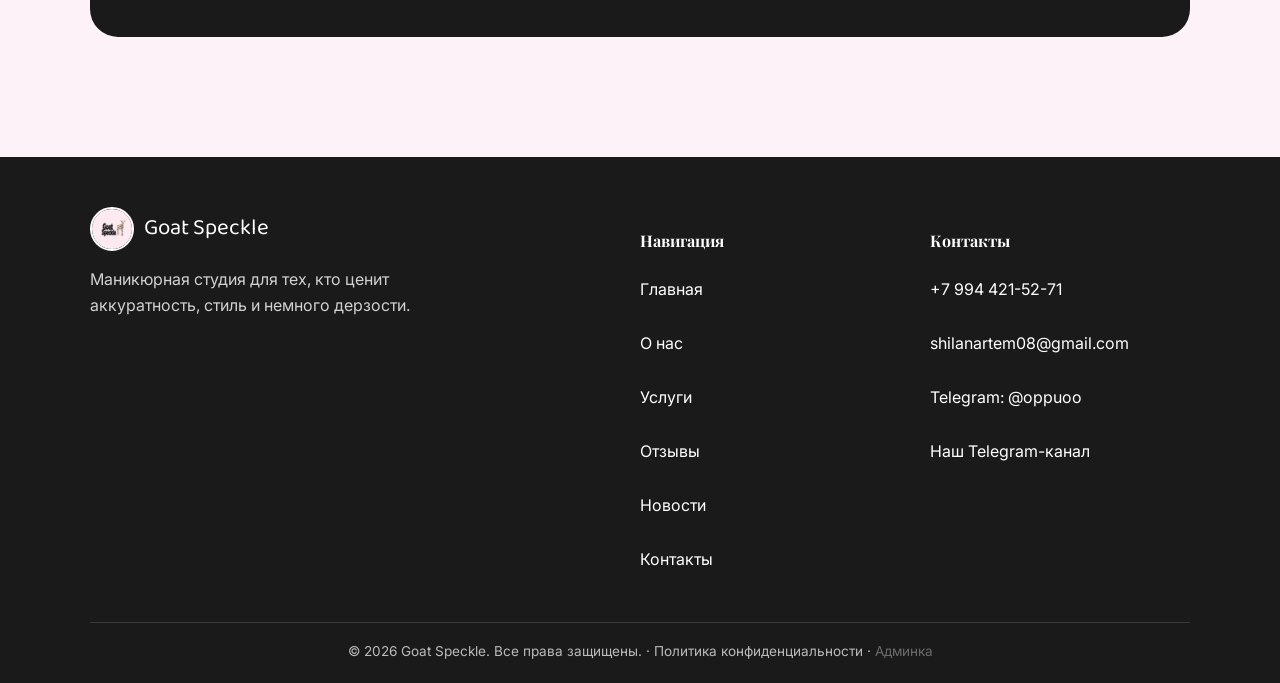
<file: reviews.html>
<!DOCTYPE html>
<html lang="ru">
<head>
<meta charset="UTF-8">
<meta name="viewport" content="width=device-width, initial-scale=1.0">
<title>Отзывы — Goat Speckle</title>
<meta name="description" content="Отзывы клиентов маникюрной студии Goat Speckle. Узнайте, что говорят о нас те, кто уже был на процедуре.">
<link rel="icon" type="image/png" href="images/favicon-256.png">
<link rel="preconnect" href="https://fonts.googleapis.com">
<link href="https://fonts.googleapis.com/css2?family=Baloo+2:wght@600;700;800&family=Playfair+Display:wght@600;700&family=Inter:wght@400;500;600;700;800&display=swap" rel="stylesheet">
<link rel="stylesheet" href="css/style.css">
</head>
<body>

<a href="#main-content" class="skip-link">Перейти к содержимому</a>

<header class="site-header">
  <div class="header-inner container">
    <a href="index.html" class="logo">
      <img src="images/logo-nav.jpg" alt="Goat Speckle logo">
      Goat Speckle
    </a>
    <button class="nav-toggle" aria-label="Открыть меню" aria-expanded="false" aria-controls="main-nav">
      <span></span><span></span><span></span>
    </button>
    <nav class="main-nav" id="main-nav" aria-label="Основная навигация">
      <a href="index.html">Главная</a>
      <a href="about.html">О нас</a>
      <a href="services.html">Услуги</a>
      <a href="reviews.html">Отзывы</a>
      <a href="news.html">Новости</a>
      <a href="contacts.html">Контакты</a>
    </nav>
    <a href="contacts.html" class="btn btn-primary header-cta">Записаться</a>
  </div>
</header>

<main id="main-content">

  <section class="page-hero">
    <div class="container">
      <div class="breadcrumbs">ОТЗЫВЫ</div>
      <h1>Что говорят наши клиентки</h1>
      <p>Честные впечатления о процедурах, атмосфере и работе мастеров Goat Speckle.</p>
    </div>
  </section>

  <section>
    <div class="container">

      <div class="reviews-summary">
        <div class="score">4.9</div>
        <div class="score-details">
          <div class="review-stars" role="img" aria-label="Рейтинг 4.9 из 5">
            <svg class="icon-svg" viewBox="0 0 24 24"><path d="M12 2.5 14.9 8.4 21.4 9.4 16.7 14 17.8 20.5 12 17.4 6.2 20.5 7.3 14 2.6 9.4 9.1 8.4Z"/></svg>
            <svg class="icon-svg" viewBox="0 0 24 24"><path d="M12 2.5 14.9 8.4 21.4 9.4 16.7 14 17.8 20.5 12 17.4 6.2 20.5 7.3 14 2.6 9.4 9.1 8.4Z"/></svg>
            <svg class="icon-svg" viewBox="0 0 24 24"><path d="M12 2.5 14.9 8.4 21.4 9.4 16.7 14 17.8 20.5 12 17.4 6.2 20.5 7.3 14 2.6 9.4 9.1 8.4Z"/></svg>
            <svg class="icon-svg" viewBox="0 0 24 24"><path d="M12 2.5 14.9 8.4 21.4 9.4 16.7 14 17.8 20.5 12 17.4 6.2 20.5 7.3 14 2.6 9.4 9.1 8.4Z"/></svg>
            <svg class="icon-svg" viewBox="0 0 24 24"><path d="M12 2.5 14.9 8.4 21.4 9.4 16.7 14 17.8 20.5 12 17.4 6.2 20.5 7.3 14 2.6 9.4 9.1 8.4Z"/></svg>
          </div>
          <p>на основе отзывов клиенток студии</p>
        </div>
      </div>

      <div class="grid grid-3">

        <div class="review-card">
          <div class="review-stars" role="img" aria-label="Оценка 5 из 5">
            <svg class="icon-svg" viewBox="0 0 24 24"><path d="M12 2.5 14.9 8.4 21.4 9.4 16.7 14 17.8 20.5 12 17.4 6.2 20.5 7.3 14 2.6 9.4 9.1 8.4Z"/></svg>
            <svg class="icon-svg" viewBox="0 0 24 24"><path d="M12 2.5 14.9 8.4 21.4 9.4 16.7 14 17.8 20.5 12 17.4 6.2 20.5 7.3 14 2.6 9.4 9.1 8.4Z"/></svg>
            <svg class="icon-svg" viewBox="0 0 24 24"><path d="M12 2.5 14.9 8.4 21.4 9.4 16.7 14 17.8 20.5 12 17.4 6.2 20.5 7.3 14 2.6 9.4 9.1 8.4Z"/></svg>
            <svg class="icon-svg" viewBox="0 0 24 24"><path d="M12 2.5 14.9 8.4 21.4 9.4 16.7 14 17.8 20.5 12 17.4 6.2 20.5 7.3 14 2.6 9.4 9.1 8.4Z"/></svg>
            <svg class="icon-svg" viewBox="0 0 24 24"><path d="M12 2.5 14.9 8.4 21.4 9.4 16.7 14 17.8 20.5 12 17.4 6.2 20.5 7.3 14 2.6 9.4 9.1 8.4Z"/></svg>
          </div>
          <p class="review-text">«Хожу сюда уже полгода — покрытие держится месяц без сколов. Мастер всегда учитывает мои пожелания и советует, если что-то не подойдёт по форме ногтя.»</p>
          <div class="review-footer">
            <div class="review-avatar" aria-hidden="true">А</div>
            <div class="review-meta">
              <span class="review-name">Анна</span>
              <span class="review-date">Пример отзыва</span>
            </div>
          </div>
        </div>

        <div class="review-card">
          <div class="review-stars" role="img" aria-label="Оценка 5 из 5">
            <svg class="icon-svg" viewBox="0 0 24 24"><path d="M12 2.5 14.9 8.4 21.4 9.4 16.7 14 17.8 20.5 12 17.4 6.2 20.5 7.3 14 2.6 9.4 9.1 8.4Z"/></svg>
            <svg class="icon-svg" viewBox="0 0 24 24"><path d="M12 2.5 14.9 8.4 21.4 9.4 16.7 14 17.8 20.5 12 17.4 6.2 20.5 7.3 14 2.6 9.4 9.1 8.4Z"/></svg>
            <svg class="icon-svg" viewBox="0 0 24 24"><path d="M12 2.5 14.9 8.4 21.4 9.4 16.7 14 17.8 20.5 12 17.4 6.2 20.5 7.3 14 2.6 9.4 9.1 8.4Z"/></svg>
            <svg class="icon-svg" viewBox="0 0 24 24"><path d="M12 2.5 14.9 8.4 21.4 9.4 16.7 14 17.8 20.5 12 17.4 6.2 20.5 7.3 14 2.6 9.4 9.1 8.4Z"/></svg>
            <svg class="icon-svg" viewBox="0 0 24 24"><path d="M12 2.5 14.9 8.4 21.4 9.4 16.7 14 17.8 20.5 12 17.4 6.2 20.5 7.3 14 2.6 9.4 9.1 8.4Z"/></svg>
          </div>
          <p class="review-text">«Очень аккуратная работа с кутикулой — не было ни одной царапины. Атмосфера в кабинете расслабляющая, всегда ухожу в хорошем настроении.»</p>
          <div class="review-footer">
            <div class="review-avatar" aria-hidden="true">М</div>
            <div class="review-meta">
              <span class="review-name">Мария</span>
              <span class="review-date">Пример отзыва</span>
            </div>
          </div>
        </div>

        <div class="review-card">
          <div class="review-stars" role="img" aria-label="Оценка 4 из 5">
            <svg class="icon-svg" viewBox="0 0 24 24"><path d="M12 2.5 14.9 8.4 21.4 9.4 16.7 14 17.8 20.5 12 17.4 6.2 20.5 7.3 14 2.6 9.4 9.1 8.4Z"/></svg>
            <svg class="icon-svg" viewBox="0 0 24 24"><path d="M12 2.5 14.9 8.4 21.4 9.4 16.7 14 17.8 20.5 12 17.4 6.2 20.5 7.3 14 2.6 9.4 9.1 8.4Z"/></svg>
            <svg class="icon-svg" viewBox="0 0 24 24"><path d="M12 2.5 14.9 8.4 21.4 9.4 16.7 14 17.8 20.5 12 17.4 6.2 20.5 7.3 14 2.6 9.4 9.1 8.4Z"/></svg>
            <svg class="icon-svg" viewBox="0 0 24 24"><path d="M12 2.5 14.9 8.4 21.4 9.4 16.7 14 17.8 20.5 12 17.4 6.2 20.5 7.3 14 2.6 9.4 9.1 8.4Z"/></svg>
            <svg class="icon-svg star-empty" viewBox="0 0 24 24"><path d="M12 2.5 14.9 8.4 21.4 9.4 16.7 14 17.8 20.5 12 17.4 6.2 20.5 7.3 14 2.6 9.4 9.1 8.4Z"/></svg>
          </div>
          <p class="review-text">«Долго искала мастера, который делает ровный маникюр без спешки. Здесь нашла — единственное, хотелось бы больше свободных окошек на выходные.»</p>
          <div class="review-footer">
            <div class="review-avatar" aria-hidden="true">Е</div>
            <div class="review-meta">
              <span class="review-name">Екатерина</span>
              <span class="review-date">Пример отзыва</span>
            </div>
          </div>
        </div>

        <div class="review-card">
          <div class="review-stars" role="img" aria-label="Оценка 5 из 5">
            <svg class="icon-svg" viewBox="0 0 24 24"><path d="M12 2.5 14.9 8.4 21.4 9.4 16.7 14 17.8 20.5 12 17.4 6.2 20.5 7.3 14 2.6 9.4 9.1 8.4Z"/></svg>
            <svg class="icon-svg" viewBox="0 0 24 24"><path d="M12 2.5 14.9 8.4 21.4 9.4 16.7 14 17.8 20.5 12 17.4 6.2 20.5 7.3 14 2.6 9.4 9.1 8.4Z"/></svg>
            <svg class="icon-svg" viewBox="0 0 24 24"><path d="M12 2.5 14.9 8.4 21.4 9.4 16.7 14 17.8 20.5 12 17.4 6.2 20.5 7.3 14 2.6 9.4 9.1 8.4Z"/></svg>
            <svg class="icon-svg" viewBox="0 0 24 24"><path d="M12 2.5 14.9 8.4 21.4 9.4 16.7 14 17.8 20.5 12 17.4 6.2 20.5 7.3 14 2.6 9.4 9.1 8.4Z"/></svg>
            <svg class="icon-svg" viewBox="0 0 24 24"><path d="M12 2.5 14.9 8.4 21.4 9.4 16.7 14 17.8 20.5 12 17.4 6.2 20.5 7.3 14 2.6 9.4 9.1 8.4Z"/></svg>
          </div>
          <p class="review-text">«Пришла первый раз по совету подруги — осталась в восторге. Мастер очень внимательный, всё объясняет и советует, как ухаживать за ногтями дома.»</p>
          <div class="review-footer">
            <div class="review-avatar" aria-hidden="true">О</div>
            <div class="review-meta">
              <span class="review-name">Ольга</span>
              <span class="review-date">Пример отзыва</span>
            </div>
          </div>
        </div>

        <div class="review-card">
          <div class="review-stars" role="img" aria-label="Оценка 5 из 5">
            <svg class="icon-svg" viewBox="0 0 24 24"><path d="M12 2.5 14.9 8.4 21.4 9.4 16.7 14 17.8 20.5 12 17.4 6.2 20.5 7.3 14 2.6 9.4 9.1 8.4Z"/></svg>
            <svg class="icon-svg" viewBox="0 0 24 24"><path d="M12 2.5 14.9 8.4 21.4 9.4 16.7 14 17.8 20.5 12 17.4 6.2 20.5 7.3 14 2.6 9.4 9.1 8.4Z"/></svg>
            <svg class="icon-svg" viewBox="0 0 24 24"><path d="M12 2.5 14.9 8.4 21.4 9.4 16.7 14 17.8 20.5 12 17.4 6.2 20.5 7.3 14 2.6 9.4 9.1 8.4Z"/></svg>
            <svg class="icon-svg" viewBox="0 0 24 24"><path d="M12 2.5 14.9 8.4 21.4 9.4 16.7 14 17.8 20.5 12 17.4 6.2 20.5 7.3 14 2.6 9.4 9.1 8.4Z"/></svg>
            <svg class="icon-svg" viewBox="0 0 24 24"><path d="M12 2.5 14.9 8.4 21.4 9.4 16.7 14 17.8 20.5 12 17.4 6.2 20.5 7.3 14 2.6 9.4 9.1 8.4Z"/></svg>
          </div>
          <p class="review-text">«Записывалась на укрепление ногтей полигелем — результат превзошёл ожидания, ногти перестали слоиться уже через пару процедур.»</p>
          <div class="review-footer">
            <div class="review-avatar" aria-hidden="true">С</div>
            <div class="review-meta">
              <span class="review-name">Светлана</span>
              <span class="review-date">Пример отзыва</span>
            </div>
          </div>
        </div>

        <div class="review-card">
          <div class="review-stars" role="img" aria-label="Оценка 5 из 5">
            <svg class="icon-svg" viewBox="0 0 24 24"><path d="M12 2.5 14.9 8.4 21.4 9.4 16.7 14 17.8 20.5 12 17.4 6.2 20.5 7.3 14 2.6 9.4 9.1 8.4Z"/></svg>
            <svg class="icon-svg" viewBox="0 0 24 24"><path d="M12 2.5 14.9 8.4 21.4 9.4 16.7 14 17.8 20.5 12 17.4 6.2 20.5 7.3 14 2.6 9.4 9.1 8.4Z"/></svg>
            <svg class="icon-svg" viewBox="0 0 24 24"><path d="M12 2.5 14.9 8.4 21.4 9.4 16.7 14 17.8 20.5 12 17.4 6.2 20.5 7.3 14 2.6 9.4 9.1 8.4Z"/></svg>
            <svg class="icon-svg" viewBox="0 0 24 24"><path d="M12 2.5 14.9 8.4 21.4 9.4 16.7 14 17.8 20.5 12 17.4 6.2 20.5 7.3 14 2.6 9.4 9.1 8.4Z"/></svg>
            <svg class="icon-svg" viewBox="0 0 24 24"><path d="M12 2.5 14.9 8.4 21.4 9.4 16.7 14 17.8 20.5 12 17.4 6.2 20.5 7.3 14 2.6 9.4 9.1 8.4Z"/></svg>
          </div>
          <p class="review-text">«Стерильность на высоте — все инструменты обрабатываются при мне. Для меня это было решающим фактором при выборе студии.»</p>
          <div class="review-footer">
            <div class="review-avatar" aria-hidden="true">Д</div>
            <div class="review-meta">
              <span class="review-name">Дарья</span>
              <span class="review-date">Пример отзыва</span>
            </div>
          </div>
        </div>

      </div>

    </div>
  </section>

  <section>
    <div class="container">
      <div class="cta-banner">
        <h2>Хотите стать нашим следующим отзывом?</h2>
        <p>Запишитесь на маникюр — и поделитесь впечатлением, когда увидите результат.</p>
        <a href="contacts.html" class="btn btn-primary">Записаться на маникюр</a>
      </div>
    </div>
  </section>

</main>

<footer class="site-footer">
  <div class="container">
    <div class="footer-grid">
      <div>
        <div class="footer-logo">
          <img src="images/logo-nav.jpg" alt="Goat Speckle">
          Goat Speckle
        </div>
        <p style="opacity:0.8; max-width: 320px;">Маникюрная студия для тех, кто ценит аккуратность, стиль и немного дерзости.</p>
      </div>
      <div>
        <h4>Навигация</h4>
        <ul>
          <li><a href="index.html">Главная</a></li>
          <li><a href="about.html">О нас</a></li>
          <li><a href="services.html">Услуги</a></li>
          <li><a href="reviews.html">Отзывы</a></li>
          <li><a href="news.html">Новости</a></li>
          <li><a href="contacts.html">Контакты</a></li>
        </ul>
      </div>
      <div>
        <h4>Контакты</h4>
        <ul>
          <li><a href="tel:+79944215271">+7 994 421-52-71</a></li>
          <li><a href="mailto:shilanartem08@gmail.com">shilanartem08@gmail.com</a></li>
          <li><a href="https://t.me/oppuoo" target="_blank" rel="noopener">Telegram: @oppuoo</a></li>
          <li><a href="https://t.me/+oBoILEmNnMFiZjgy" target="_blank" rel="noopener">Наш Telegram-канал</a></li>
        </ul>
      </div>
    </div>
    <div class="footer-bottom">
      © <span id="year"></span> Goat Speckle. Все права защищены. ·
      <a href="privacy-policy.html">Политика конфиденциальности</a> ·
      <a href="admin/login.html" style="opacity:0.5;">Админка</a>
    </div>
  </div>
</footer>

<script src="js/script.js"></script>
<script src="js/cookie-consent.js"></script>
<script>document.getElementById("year").textContent = new Date().getFullYear();</script>
</body>
</html>
</file>
<file: css/style.css>
/* =====================================================================
   GOAT SPECKLE — маникюрная студия
   Дизайн-система собрана по рекомендациям UI/UX Pro Max
   (Beauty/Spa product type · Soft UI Evolution style · WCAG AA+)
   Характер бренда (игривые чёрные обводки, шрифт в горошек) сохранён,
   но переведён на профессиональную палитру, типографику и токены.
   ===================================================================== */

:root {
  /* ---- Основная палитра (design-system: Beauty/Spa · Soft UI Evolution) ---- */
  --color-primary: #ec4899;       /* розовый акцент — кнопки, ссылки */
  --color-primary-dark: #be185d;  /* тёмный розовый — hover состояния */
  --color-secondary: #f9a8d4;     /* мягкий розовый — вторичные элементы */
  --color-accent: #8b5cf6;        /* лавандовый акцент — редкие CTA/иконки */
  --color-background: #fdf2f8;    /* фон страницы */
  --color-surface: #ffffff;       /* карточки, формы */
  --color-foreground: #831843;    /* фирменный тёмно-бордовый текст */
  --color-ink: #1a1a1a;           /* основной чёрный — обводки, заголовки-бренд */
  --color-muted: #6b6470;         /* приглушённый серо-розовый текст */
  --color-border: #fbcfe8;        /* мягкая розовая обводка */
  --color-border-strong: #1a1a1a; /* фирменная чёрная обводка (акцентные блоки) */
  --color-success: #15803d;
  --color-destructive: #dc2626;
  --color-ring: #ec4899;

  /* ---- Типографика ---- */
  --font-head: "Baloo 2", "Comic Sans MS", "Segoe UI", sans-serif; /* фирменный, для лого/акцентов */
  --font-display: "Playfair Display", Georgia, serif;              /* элегантные заголовки разделов */
  --font-body: "Inter", "Segoe UI", Tahoma, sans-serif;             /* основной читаемый текст */

  /* ---- Форма и тень (Soft UI Evolution: мягче чем неоморфизм, чётче чем flat) ---- */
  --radius-sm: 10px;
  --radius: 20px;
  --radius-lg: 28px;
  --shadow-soft: 0 2px 8px rgba(131, 24, 67, 0.08), 0 8px 24px rgba(131, 24, 67, 0.08);
  --shadow-hover: 0 6px 16px rgba(131, 24, 67, 0.12), 0 16px 32px rgba(131, 24, 67, 0.1);

  /* ---- Motion (UX guideline: 150–300ms, ease-out) ---- */
  --duration-fast: 150ms;
  --duration-base: 220ms;
  --ease-out: cubic-bezier(0.16, 1, 0.3, 1);
}

* {
  box-sizing: border-box;
}

html {
  scroll-behavior: smooth;
}

@media (prefers-reduced-motion: reduce) {
  html {
    scroll-behavior: auto;
  }
  *,
  *::before,
  *::after {
    animation-duration: 0.001ms !important;
    animation-iteration-count: 1 !important;
    transition-duration: 0.001ms !important;
    scroll-behavior: auto !important;
  }
}

body {
  margin: 0;
  font-family: var(--font-body);
  font-size: 16px;
  background-color: var(--color-background);
  color: var(--color-ink);
  line-height: 1.6;
  background-image: radial-gradient(var(--color-secondary) 1.4px, transparent 1.4px);
  background-size: 26px 26px;
  background-attachment: fixed;
}

img {
  max-width: 100%;
  display: block;
}

a {
  color: inherit;
  text-decoration: none;
}

/* Видимые focus-состояния для клавиатурной навигации (WCAG) */
a:focus-visible,
button:focus-visible,
input:focus-visible,
textarea:focus-visible,
.nav-toggle:focus-visible {
  outline: 3px solid var(--color-accent);
  outline-offset: 2px;
  border-radius: 6px;
}

.container {
  width: 100%;
  max-width: 1140px;
  margin: 0 auto;
  padding: 0 20px;
}

.visually-hidden {
  position: absolute;
  width: 1px;
  height: 1px;
  padding: 0;
  margin: -1px;
  overflow: hidden;
  clip: rect(0, 0, 0, 0);
  white-space: nowrap;
  border: 0;
}

.skip-link {
  position: absolute;
  top: -60px;
  left: 12px;
  background: var(--color-ink);
  color: #fff;
  padding: 12px 20px;
  border-radius: var(--radius-sm);
  z-index: 2000;
  font-weight: 700;
  transition: top var(--duration-base) var(--ease-out);
}

.skip-link:focus {
  top: 12px;
}

/* Иконки (SVG вместо эмодзи — стабильный рендер и цвет на всех устройствах) */
.icon-svg {
  width: 1em;
  height: 1em;
  display: inline-block;
  stroke: currentColor;
  fill: none;
  stroke-width: 1.8;
  stroke-linecap: round;
  stroke-linejoin: round;
  flex-shrink: 0;
}

/* ===================== HEADER ===================== */

.site-header {
  position: sticky;
  top: 0;
  z-index: 1000;
  background: var(--color-surface);
  border-bottom: 3px dotted var(--color-ink);
}

.header-inner {
  display: flex;
  align-items: center;
  justify-content: space-between;
  padding: 12px 20px;
  gap: 16px;
}

.logo {
  display: flex;
  align-items: center;
  gap: 10px;
  font-family: var(--font-head);
  font-weight: 700;
  font-size: 1.3rem;
  flex-shrink: 0;
  color: var(--color-ink);
  border-radius: var(--radius-sm);
}

.logo img {
  height: 48px;
  width: 48px;
  object-fit: cover;
  border-radius: 50%;
  border: 2px solid var(--color-ink);
}

.main-nav {
  display: flex;
  gap: 6px;
  flex-wrap: wrap;
}

.main-nav a {
  padding: 12px 16px;
  min-height: 44px;
  display: inline-flex;
  align-items: center;
  border-radius: 999px;
  font-weight: 700;
  font-size: 0.95rem;
  white-space: nowrap;
  transition: background-color var(--duration-base) var(--ease-out),
    color var(--duration-base) var(--ease-out);
  cursor: pointer;
}

.main-nav a:hover,
.main-nav a.active {
  background: var(--color-primary);
  color: #ffffff;
}

.header-cta {
  flex-shrink: 0;
}

.btn {
  display: inline-flex;
  align-items: center;
  justify-content: center;
  gap: 8px;
  min-height: 48px;
  padding: 12px 28px;
  border-radius: 999px;
  font-weight: 800;
  font-family: var(--font-body);
  font-size: 1rem;
  letter-spacing: 0.2px;
  border: 3px solid var(--color-ink);
  cursor: pointer;
  transition: transform var(--duration-base) var(--ease-out),
    box-shadow var(--duration-base) var(--ease-out),
    background-color var(--duration-base) var(--ease-out),
    border-color var(--duration-base) var(--ease-out),
    color var(--duration-base) var(--ease-out);
}

.btn-primary {
  background: var(--color-primary);
  border-color: var(--color-ink);
  color: #ffffff;
}

.btn-primary:hover {
  transform: translateY(-3px);
  box-shadow: var(--shadow-hover);
  background: var(--color-primary-dark);
}

.btn-primary:active {
  transform: translateY(-1px);
}

.btn-outline {
  background: transparent;
  color: var(--color-ink);
  border-color: var(--color-ink);
}

.btn-outline:hover {
  transform: translateY(-3px);
  background: var(--color-ink);
  color: #ffffff;
}

.nav-toggle {
  display: none;
  flex-direction: column;
  justify-content: center;
  align-items: center;
  gap: 5px;
  width: 48px;
  height: 48px;
  background: none;
  border: 2px solid transparent;
  border-radius: var(--radius-sm);
  cursor: pointer;
  padding: 8px;
}

.nav-toggle span {
  width: 26px;
  height: 3px;
  background: var(--color-ink);
  border-radius: 3px;
  transition: transform var(--duration-base) var(--ease-out),
    opacity var(--duration-base) var(--ease-out);
}

.nav-toggle[aria-expanded="true"] span:nth-child(1) {
  transform: translateY(8px) rotate(45deg);
}
.nav-toggle[aria-expanded="true"] span:nth-child(2) {
  opacity: 0;
}
.nav-toggle[aria-expanded="true"] span:nth-child(3) {
  transform: translateY(-8px) rotate(-45deg);
}

/* ===================== HERO ===================== */

.hero {
  padding: 70px 0 60px;
}

.hero-inner {
  display: flex;
  align-items: center;
  gap: 50px;
  flex-wrap: wrap;
}

.hero-text {
  flex: 1 1 420px;
}

.hero-text .eyebrow {
  display: inline-flex;
  align-items: center;
  gap: 8px;
  background: var(--color-surface);
  border: 2px dashed var(--color-ink);
  padding: 8px 18px;
  border-radius: 999px;
  font-weight: 800;
  font-size: 0.85rem;
  margin-bottom: 20px;
  color: var(--color-foreground);
}

.hero-text h1 {
  font-family: var(--font-head);
  font-size: clamp(2.2rem, 4vw, 3.1rem);
  line-height: 1.15;
  margin: 0 0 18px;
  color: var(--color-ink);
}

.hero-text p {
  font-size: 1.15rem;
  max-width: 480px;
  margin-bottom: 28px;
  color: var(--color-muted);
}

.hero-actions {
  display: flex;
  gap: 14px;
  flex-wrap: wrap;
}

.hero-image {
  flex: 1 1 320px;
  text-align: center;
}

.hero-image img {
  max-width: 380px;
  margin: 0 auto;
  border-radius: var(--radius-lg);
  background: var(--color-surface);
  padding: 20px;
  border: 3px solid var(--color-ink);
  box-shadow: var(--shadow-soft);
}

/* ===================== SECTIONS ===================== */

section {
  padding: 60px 0;
}

.section-title {
  font-family: var(--font-display);
  font-weight: 700;
  font-size: clamp(1.8rem, 3vw, 2.4rem);
  text-align: center;
  margin-bottom: 10px;
  color: var(--color-foreground);
}

.section-subtitle {
  text-align: center;
  max-width: 620px;
  margin: 0 auto 40px;
  color: var(--color-muted);
  font-size: 1.05rem;
}

.dot-divider {
  display: flex;
  justify-content: center;
  gap: 10px;
  margin: 0 auto 30px;
}

.dot-divider span {
  width: 10px;
  height: 10px;
  background: var(--color-primary);
  border-radius: 50%;
}

/* ===================== CARDS GRID ===================== */

.grid {
  display: grid;
  gap: 24px;
}

.grid-3 {
  grid-template-columns: repeat(3, 1fr);
}

.grid-2 {
  grid-template-columns: repeat(2, 1fr);
}

@media (max-width: 900px) {
  .grid-3 {
    grid-template-columns: repeat(2, 1fr);
  }
}

@media (max-width: 640px) {
  .grid-3,
  .grid-2 {
    grid-template-columns: 1fr;
  }
}

.card {
  background: var(--color-surface);
  border: 3px solid var(--color-ink);
  border-radius: var(--radius);
  padding: 28px;
  transition: transform var(--duration-base) var(--ease-out),
    box-shadow var(--duration-base) var(--ease-out);
  position: relative;
}

.card:hover {
  transform: translateY(-6px);
  box-shadow: var(--shadow-hover);
}

.card .icon,
.feature .icon,
.post-card .post-thumb .icon-svg {
  color: var(--color-primary);
}

.card .icon {
  width: 46px;
  height: 46px;
  display: flex;
  align-items: center;
  justify-content: center;
  background: var(--color-background);
  border: 2px solid var(--color-ink);
  border-radius: 14px;
  margin-bottom: 16px;
}

.card .icon .icon-svg {
  width: 24px;
  height: 24px;
}

.card h3 {
  font-family: var(--font-display);
  font-weight: 700;
  margin: 0 0 10px;
  font-size: 1.25rem;
  color: var(--color-foreground);
}

.card p {
  color: var(--color-muted);
}

.card .price {
  display: inline-block;
  margin-top: 14px;
  font-weight: 800;
  background: var(--color-background);
  border: 2px dotted var(--color-ink);
  padding: 6px 16px;
  border-radius: 999px;
  color: var(--color-foreground);
}

/* ===================== ABOUT / FEATURES ===================== */

.features {
  display: grid;
  grid-template-columns: repeat(2, 1fr);
  gap: 20px;
  text-align: center;
  max-width: 640px;
  margin: 0 auto;
}

@media (max-width: 480px) {
  .features {
    grid-template-columns: 1fr;
  }
}

.feature {
  background: var(--color-surface);
  border-radius: var(--radius);
  padding: 28px 18px;
  border: 3px dotted var(--color-ink);
  transition: transform var(--duration-base) var(--ease-out),
    box-shadow var(--duration-base) var(--ease-out);
}

.feature:hover {
  transform: translateY(-4px);
  box-shadow: var(--shadow-soft);
}

.feature .icon {
  width: 52px;
  height: 52px;
  margin: 0 auto 12px;
  display: flex;
  align-items: center;
  justify-content: center;
  background: var(--color-background);
  border: 2px solid var(--color-ink);
  border-radius: 50%;
}

.feature .icon .icon-svg {
  width: 26px;
  height: 26px;
}

.feature h3 {
  font-family: var(--font-display);
  font-size: 1.1rem;
  margin: 0 0 8px;
  color: var(--color-foreground);
}

.feature p {
  color: var(--color-muted);
  font-size: 0.95rem;
}

/* ===================== TESTIMONIALS / QUOTE ===================== */

.quote-block {
  background: var(--color-surface);
  border: 3px solid var(--color-ink);
  border-radius: var(--radius-lg);
  padding: 44px 40px;
  text-align: center;
  max-width: 720px;
  margin: 0 auto;
}

.quote-block .goat {
  width: 56px;
  height: 56px;
  margin: 0 auto 14px;
  display: flex;
  align-items: center;
  justify-content: center;
  background: var(--color-background);
  border: 2px solid var(--color-ink);
  border-radius: 50%;
  color: var(--color-primary);
}

.quote-block .goat .icon-svg {
  width: 28px;
  height: 28px;
}

.quote-block p:first-of-type {
  font-family: var(--font-display);
}

/* ===================== BLOG / NEWS ===================== */

.post-card {
  background: var(--color-surface);
  border: 3px solid var(--color-ink);
  border-radius: var(--radius);
  overflow: hidden;
  display: flex;
  flex-direction: column;
  transition: transform var(--duration-base) var(--ease-out),
    box-shadow var(--duration-base) var(--ease-out);
}

.post-card:hover {
  transform: translateY(-4px);
  box-shadow: var(--shadow-hover);
}

.post-card .post-thumb {
  height: 160px;
  background: var(--color-background);
  display: flex;
  align-items: center;
  justify-content: center;
  border-bottom: 3px solid var(--color-ink);
  color: var(--color-primary);
}

.post-card .post-thumb .icon-svg {
  width: 48px;
  height: 48px;
}

.post-card .post-body {
  padding: 22px;
  flex: 1;
  display: flex;
  flex-direction: column;
}

.post-card .post-date {
  font-size: 0.85rem;
  font-weight: 700;
  color: var(--color-primary-dark);
  margin-bottom: 8px;
}

.post-card h3 {
  font-family: var(--font-display);
  font-weight: 700;
  margin: 0 0 10px;
  color: var(--color-foreground);
}

.post-card p {
  flex: 1;
  margin-bottom: 16px;
  color: var(--color-muted);
}

.post-card .read-more {
  font-weight: 800;
  align-self: flex-start;
  border-bottom: 3px dotted var(--color-ink);
  min-height: 44px;
  display: inline-flex;
  align-items: center;
  color: var(--color-foreground);
  cursor: pointer;
}

.post-card .read-more:hover {
  color: var(--color-primary-dark);
  border-color: var(--color-primary-dark);
}

/* ===================== REVIEWS ===================== */

.review-card {
  background: var(--color-surface);
  border: 3px solid var(--color-ink);
  border-radius: var(--radius);
  padding: 28px;
  display: flex;
  flex-direction: column;
  gap: 14px;
  transition: transform var(--duration-base) var(--ease-out),
    box-shadow var(--duration-base) var(--ease-out);
}

.review-card:hover {
  transform: translateY(-6px);
  box-shadow: var(--shadow-hover);
}

.review-stars {
  display: flex;
  gap: 4px;
  color: var(--color-primary);
}

.review-stars .icon-svg {
  width: 20px;
  height: 20px;
  fill: currentColor;
  stroke: none;
}

.review-stars .icon-svg.star-empty {
  fill: none;
  stroke: currentColor;
  stroke-width: 1.6;
}

.review-text {
  color: var(--color-ink);
  font-size: 1rem;
  flex: 1;
}

.review-photo {
  width: 100%;
  max-height: 220px;
  object-fit: cover;
  border-radius: var(--radius-sm);
  border: 2px solid var(--color-ink);
  cursor: pointer;
}

.review-footer {
  display: flex;
  align-items: center;
  gap: 12px;
  padding-top: 10px;
  border-top: 2px dotted var(--color-border);
}

.review-avatar {
  width: 44px;
  height: 44px;
  border-radius: 50%;
  background: var(--color-background);
  border: 2px solid var(--color-ink);
  display: flex;
  align-items: center;
  justify-content: center;
  font-family: var(--font-display);
  font-weight: 700;
  font-size: 1.1rem;
  color: var(--color-foreground);
  flex-shrink: 0;
}

.review-meta {
  display: flex;
  flex-direction: column;
}

.review-name {
  font-weight: 800;
  color: var(--color-ink);
}

.review-date {
  font-size: 0.85rem;
  color: var(--color-muted);
}

.reviews-summary {
  display: flex;
  align-items: center;
  justify-content: center;
  gap: 16px;
  flex-wrap: wrap;
  background: var(--color-surface);
  border: 3px solid var(--color-ink);
  border-radius: var(--radius);
  padding: 24px 30px;
  max-width: 480px;
  margin: 0 auto 40px;
  text-align: center;
}

.reviews-summary .score {
  font-family: var(--font-display);
  font-size: 2.4rem;
  font-weight: 700;
  color: var(--color-foreground);
  line-height: 1;
}

.reviews-summary .score-details {
  text-align: left;
}

.reviews-summary .score-details .review-stars {
  margin-bottom: 4px;
}

.reviews-summary .score-details p {
  margin: 0;
  color: var(--color-muted);
  font-size: 0.9rem;
}

.reviews-note {
  text-align: center;
  max-width: 560px;
  margin: 30px auto 0;
  color: var(--color-muted);
  font-size: 0.9rem;
}

/* ===================== CONTACTS ===================== */

.contact-grid {
  display: grid;
  grid-template-columns: 1fr 1fr;
  gap: 30px;
  align-items: start;
}

@media (max-width: 800px) {
  .contact-grid {
    grid-template-columns: 1fr;
  }
}

.contact-list {
  list-style: none;
  padding: 0;
  margin: 0;
}

.contact-list li {
  display: flex;
  align-items: center;
  gap: 14px;
  background: var(--color-surface);
  border: 3px solid var(--color-ink);
  border-radius: var(--radius);
  padding: 18px 20px;
  margin-bottom: 16px;
  font-weight: 700;
  min-height: 44px;
  transition: transform var(--duration-base) var(--ease-out),
    box-shadow var(--duration-base) var(--ease-out);
}

.contact-list li:hover {
  transform: translateY(-3px);
  box-shadow: var(--shadow-soft);
}

.contact-list a {
  min-height: 44px;
  display: inline-flex;
  align-items: center;
  cursor: pointer;
}

.contact-list .icon {
  width: 40px;
  height: 40px;
  display: flex;
  align-items: center;
  justify-content: center;
  background: var(--color-background);
  border: 2px solid var(--color-ink);
  border-radius: 12px;
  color: var(--color-primary);
  flex-shrink: 0;
}

.contact-list .icon .icon-svg {
  width: 20px;
  height: 20px;
}

.contact-form {
  background: var(--color-surface);
  border: 3px solid var(--color-ink);
  border-radius: var(--radius);
  padding: 30px;
}

.contact-form h3 {
  font-family: var(--font-display);
  color: var(--color-foreground);
}

.contact-form label {
  display: block;
  font-weight: 800;
  margin-bottom: 6px;
  margin-top: 18px;
  color: var(--color-ink);
}

.contact-form .required {
  color: var(--color-primary-dark);
}

.contact-form input,
.contact-form textarea {
  width: 100%;
  min-height: 48px;
  padding: 12px 16px;
  border-radius: 12px;
  border: 2px solid var(--color-ink);
  font-family: var(--font-body);
  font-size: 1rem;
  background: var(--color-background);
  color: var(--color-ink);
  transition: border-color var(--duration-base) var(--ease-out),
    box-shadow var(--duration-base) var(--ease-out);
}

.contact-form input::placeholder,
.contact-form textarea::placeholder {
  color: var(--color-muted);
}

.contact-form input:focus,
.contact-form textarea:focus {
  outline: none;
  border-color: var(--color-primary);
  box-shadow: 0 0 0 4px rgba(236, 72, 153, 0.18);
}

.contact-form input.field-error,
.contact-form textarea.field-error {
  border-color: var(--color-destructive);
}

.field-error-msg {
  display: none;
  align-items: center;
  gap: 6px;
  color: var(--color-destructive);
  font-size: 0.85rem;
  font-weight: 700;
  margin-top: 6px;
}

.field-error-msg.visible {
  display: flex;
}

.contact-form textarea {
  min-height: 110px;
  resize: vertical;
}

.contact-form button {
  margin-top: 24px;
  width: 100%;
}

.contact-form button[disabled] {
  opacity: 0.7;
  cursor: not-allowed;
  transform: none !important;
}

.form-note {
  font-size: 0.85rem;
  margin-top: 14px;
  color: var(--color-muted);
}

.form-status {
  display: none;
  align-items: center;
  gap: 10px;
  margin-top: 16px;
  padding: 14px 16px;
  border-radius: var(--radius-sm);
  font-weight: 700;
  font-size: 0.95rem;
}

.form-status.visible {
  display: flex;
}

.form-status.success {
  background: #dcfce7;
  color: var(--color-success);
  border: 2px solid var(--color-success);
}

.form-status.error {
  background: #fee2e2;
  color: var(--color-destructive);
  border: 2px solid var(--color-destructive);
}

.map-embed {
  border: 3px solid var(--color-ink);
  border-radius: var(--radius);
  overflow: hidden;
  margin-top: 24px;
}

.map-embed iframe {
  width: 100%;
  height: 260px;
  border: 0;
  display: block;
}

/* ===================== CTA BANNER ===================== */

.cta-banner {
  background: var(--color-ink);
  color: #ffffff;
  border-radius: var(--radius-lg);
  padding: 54px 30px;
  text-align: center;
}

.cta-banner h2 {
  font-family: var(--font-display);
  font-weight: 700;
  font-size: clamp(1.6rem, 3vw, 2.1rem);
  margin: 0 0 14px;
}

.cta-banner p {
  margin-bottom: 26px;
  opacity: 0.85;
}

.cta-banner .btn-primary {
  background: var(--color-primary);
  border-color: #ffffff;
  color: #ffffff;
}

.cta-banner .btn-primary:hover {
  background: var(--color-primary-dark);
}

/* ===================== FOOTER ===================== */

.site-footer {
  background: var(--color-ink);
  color: #ffffff;
  padding: 50px 0 20px;
  margin-top: 60px;
}

.footer-grid {
  display: grid;
  grid-template-columns: 2fr 1fr 1fr;
  gap: 30px;
  margin-bottom: 30px;
}

@media (max-width: 700px) {
  .footer-grid {
    grid-template-columns: 1fr;
  }
}

.footer-grid h4 {
  font-family: var(--font-display);
  margin-bottom: 14px;
}

.footer-grid ul {
  list-style: none;
  padding: 0;
  margin: 0;
}

.footer-grid li {
  margin-bottom: 10px;
}

.footer-grid a {
  min-height: 44px;
  display: inline-flex;
  align-items: center;
  cursor: pointer;
}

.footer-grid a:hover {
  color: var(--color-secondary);
}

.footer-logo {
  display: flex;
  align-items: center;
  gap: 10px;
  font-family: var(--font-head);
  font-size: 1.4rem;
  margin-bottom: 12px;
}

.footer-logo img {
  height: 44px;
  width: 44px;
  object-fit: cover;
  border-radius: 50%;
  border: 2px solid #ffffff;
}

.footer-bottom {
  border-top: 1px solid rgba(255, 255, 255, 0.2);
  padding-top: 18px;
  text-align: center;
  font-size: 0.85rem;
  opacity: 0.7;
}

/* ===================== PAGE HEADER (inner pages) ===================== */

.page-hero {
  padding: 50px 0 30px;
  text-align: center;
}

.page-hero h1 {
  font-family: var(--font-display);
  font-weight: 700;
  font-size: clamp(2rem, 4vw, 2.6rem);
  margin-bottom: 12px;
  color: var(--color-foreground);
}

.page-hero p {
  max-width: 600px;
  margin: 0 auto;
  color: var(--color-muted);
}

.breadcrumbs {
  text-align: center;
  font-weight: 800;
  color: var(--color-primary-dark);
  margin-bottom: 6px;
  letter-spacing: 0.06em;
  font-size: 0.85rem;
}

/* ===================== TABLE (price list) ===================== */

.price-table {
  width: 100%;
  border-collapse: collapse;
  background: var(--color-surface);
  border-radius: var(--radius);
  overflow: hidden;
  border: 3px solid var(--color-ink);
}

.price-table th,
.price-table td {
  padding: 16px 20px;
  text-align: left;
}

.price-table th {
  background: var(--color-ink);
  color: #ffffff;
  font-family: var(--font-display);
  font-weight: 700;
}

.price-table tr:nth-child(even) {
  background: var(--color-background);
}

.price-table td:last-child,
.price-table th:last-child {
  text-align: right;
  font-weight: 800;
  color: var(--color-foreground);
}

/* ===================== RESPONSIVE NAV ===================== */

@media (max-width: 860px) {
  .nav-toggle {
    display: flex;
  }

  .main-nav {
    position: absolute;
    top: 100%;
    left: 0;
    right: 0;
    background: var(--color-surface);
    border-bottom: 3px dotted var(--color-ink);
    flex-direction: column;
    padding: 10px 20px 20px;
    display: none;
  }

  .main-nav.open {
    display: flex;
  }

  .header-cta {
    display: none;
  }
}

/* ===================== CONSENT CHECKBOX (форма записи) ===================== */

.consent-checkbox-label {
  display: flex !important;
  align-items: flex-start;
  gap: 10px;
  margin-top: 18px;
  font-weight: 500 !important;
  cursor: pointer;
}

.consent-checkbox-label input[type="checkbox"] {
  width: 22px;
  height: 22px;
  flex-shrink: 0;
  margin-top: 2px;
  accent-color: var(--color-primary);
  cursor: pointer;
}

.consent-checkbox-label span {
  font-size: 0.92rem;
  color: var(--color-ink);
  line-height: 1.4;
}

.consent-checkbox-label a {
  text-decoration: underline;
  font-weight: 700;
}

/* ===================== COOKIE CONSENT BANNER ===================== */

#cookie-consent-banner {
  position: fixed;
  left: 20px;
  right: 20px;
  bottom: -200px;
  z-index: 3000;
  max-width: 720px;
  margin: 0 auto;
  background: var(--color-surface);
  border: 3px solid var(--color-ink);
  border-radius: var(--radius);
  box-shadow: var(--shadow-hover);
  padding: 22px 26px;
  transition: bottom var(--duration-base) var(--ease-out);
}

#cookie-consent-banner.visible {
  bottom: 20px;
}

.cookie-banner-inner {
  display: flex;
  align-items: center;
  gap: 20px;
  flex-wrap: wrap;
}

.cookie-banner-text {
  flex: 1 1 320px;
  margin: 0;
  font-size: 0.92rem;
  color: var(--color-ink);
  line-height: 1.5;
}

.cookie-banner-text a {
  text-decoration: underline;
  font-weight: 700;
}

.cookie-banner-actions {
  display: flex;
  gap: 10px;
  flex-shrink: 0;
}

.cookie-banner-actions .btn {
  min-height: 44px;
  padding: 10px 20px;
  font-size: 0.9rem;
}

@media (max-width: 560px) {
  #cookie-consent-banner {
    left: 10px;
    right: 10px;
    padding: 18px 20px;
  }

  .cookie-banner-actions {
    width: 100%;
  }

  .cookie-banner-actions .btn {
    flex: 1;
  }
}

/* ===================== GALLERY PAGE ===================== */

.gallery-grid {
  display: grid;
  grid-template-columns: repeat(auto-fill, minmax(240px, 1fr));
  gap: 22px;
}

.gallery-item {
  background: var(--color-surface);
  border: 3px solid var(--color-ink);
  border-radius: var(--radius);
  overflow: hidden;
  transition: transform var(--duration-base) var(--ease-out),
    box-shadow var(--duration-base) var(--ease-out);
}

.gallery-item:hover {
  transform: translateY(-6px);
  box-shadow: var(--shadow-hover);
}

.gallery-item img {
  width: 100%;
  height: 260px;
  object-fit: cover;
  display: block;
  cursor: pointer;
}

.gallery-item-caption {
  padding: 14px 16px;
  margin: 0;
  font-weight: 700;
  color: var(--color-foreground);
  border-top: 2px dotted var(--color-border);
}

/* ===================== LIGHTBOX (полноэкранный просмотр фото) ===================== */

.lightbox-overlay {
  position: fixed;
  inset: 0;
  background: rgba(26, 26, 26, 0.9);
  display: none;
  align-items: center;
  justify-content: center;
  flex-direction: column;
  gap: 16px;
  padding: 30px;
  z-index: 4000;
}

.lightbox-overlay.open {
  display: flex;
}

.lightbox-overlay img {
  max-width: 90vw;
  max-height: 80vh;
  border-radius: var(--radius-sm);
  border: 3px solid #fff;
}

.lightbox-overlay p {
  color: #fff;
  font-weight: 700;
  margin: 0;
  text-align: center;
}

.lightbox-close {
  position: absolute;
  top: 24px;
  right: 24px;
  width: 48px;
  height: 48px;
  border-radius: 50%;
  background: #fff;
  border: none;
  display: flex;
  align-items: center;
  justify-content: center;
  cursor: pointer;
  color: var(--color-ink);
}

.lightbox-close .icon-svg {
  width: 22px;
  height: 22px;
}
</file>
